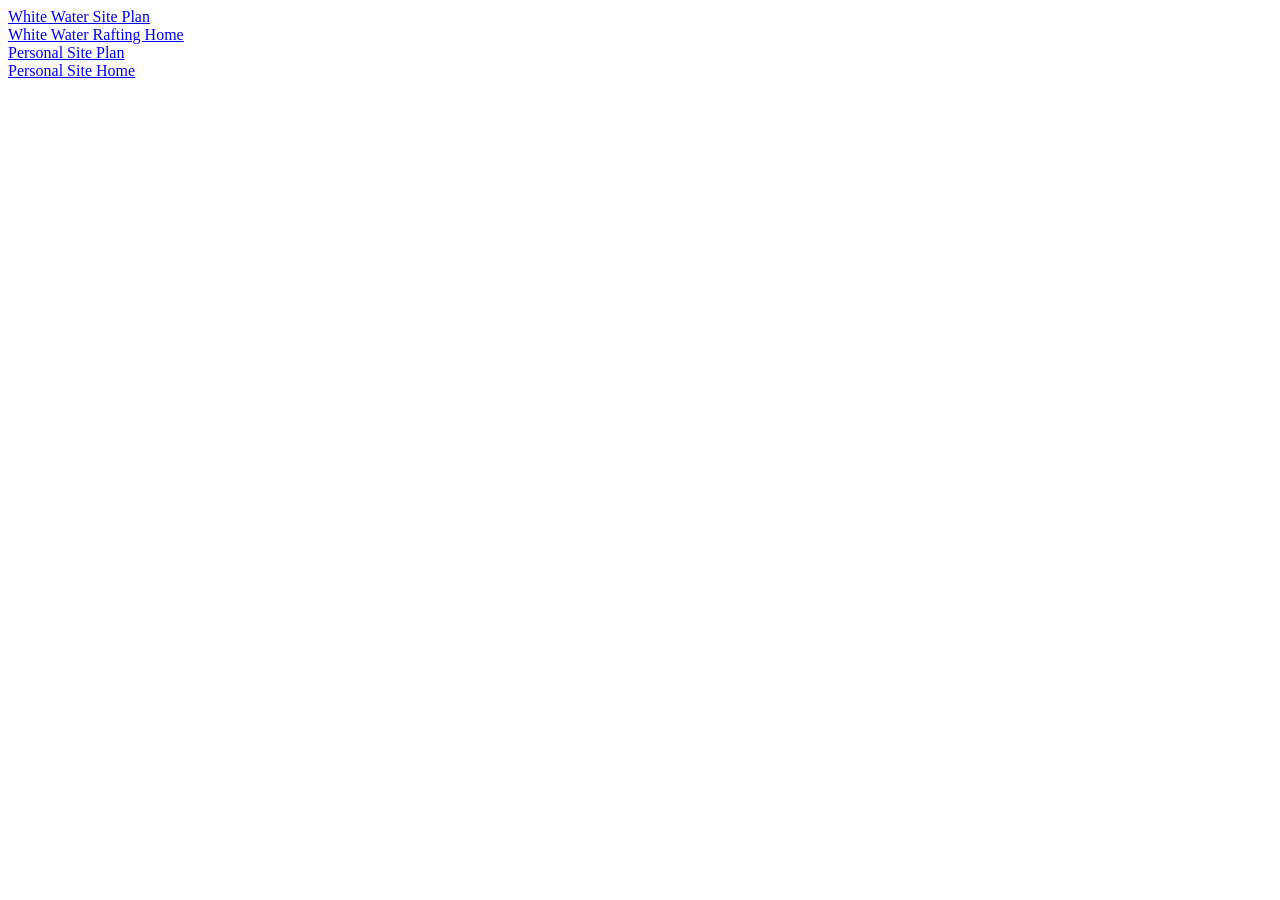
<file: index.html>
<!DOCTYPE html>
<html lang="en">
<head>
    <meta charset="UTF-8">
    <meta http-equiv="X-UA-Compatible" content="IE=edge">
    <meta name="viewport" content="width=device-width, initial-scale=1.0">
    <title>WDD130</title>
    <link type="text/css" rel="stylesheet" href="./style.css" />
</head>
<body>
    <a href="./WWR/site-plan-rafting.html">White Water Site Plan</a>
    <a href="./WWR/index.html">White Water Rafting Home</a>
    <a href="./tomahawk-grill/site_plan.html">Personal Site Plan</a>
    <a href="./tomahawk-grill/index.html">Personal Site Home</a>
</body>
</html>
</file>
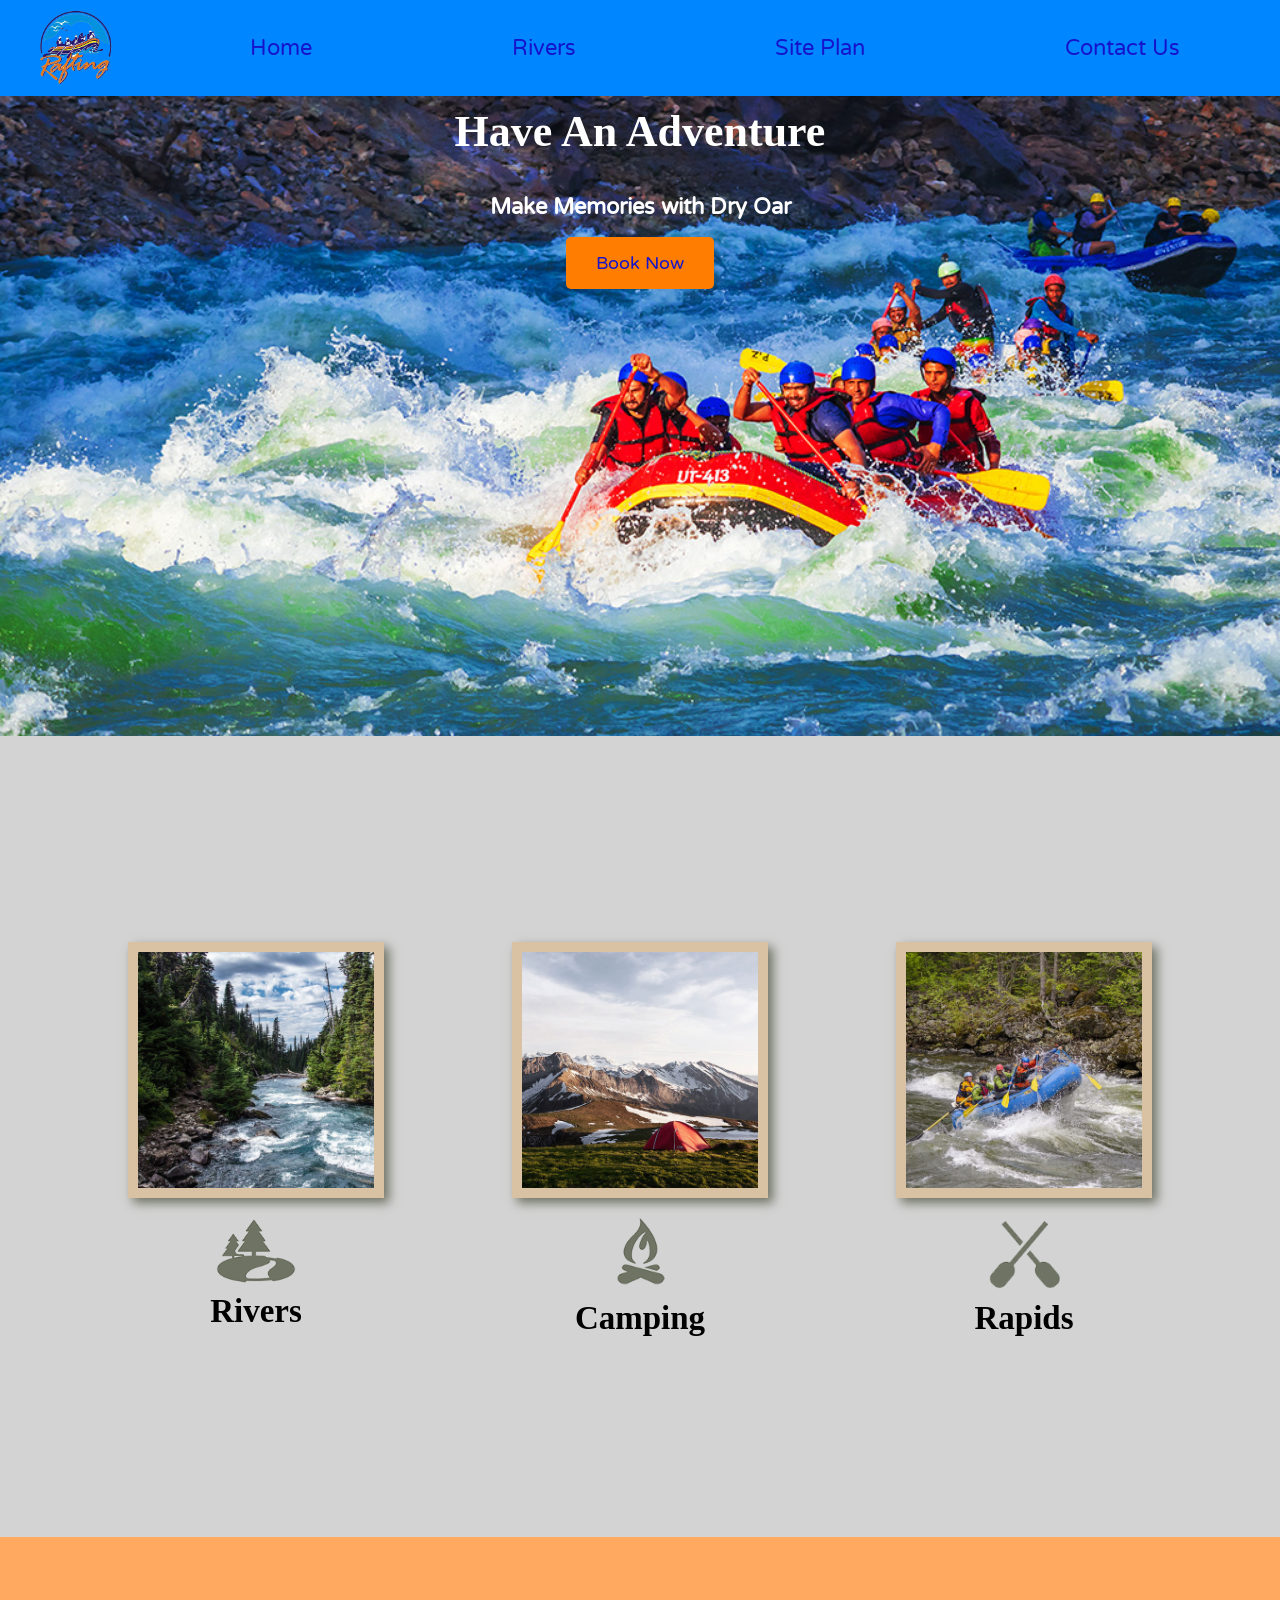
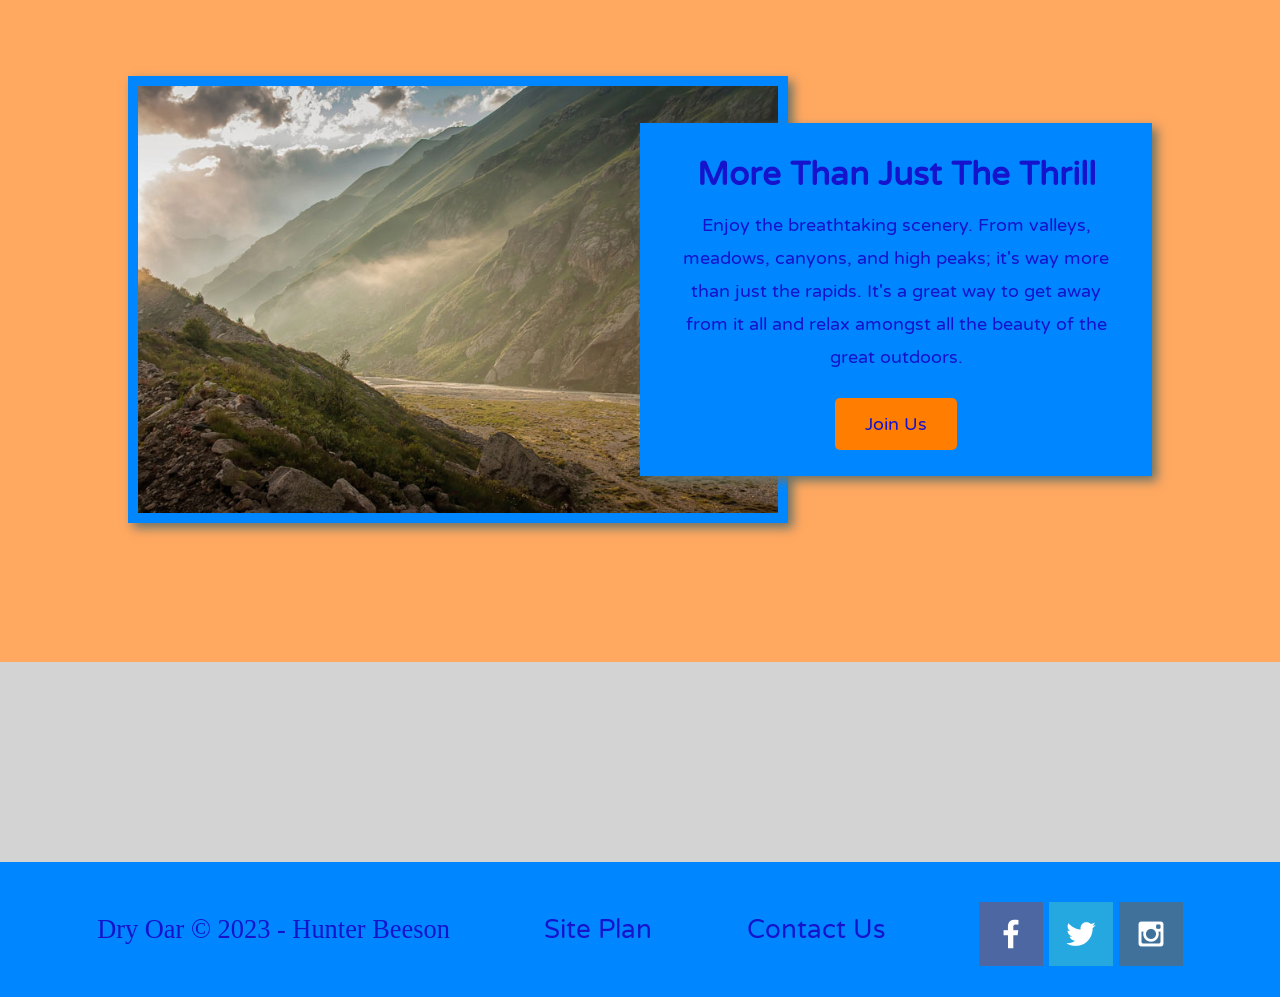
<file: casing_is_dumb/index.html>
<!DOCTYPE html>
<html lang="en">
<head>
    <meta charset="UTF-8">
    <meta http-equiv="X-UA-Compatible" content="IE=edge">
    <meta name="viewport" content="width=device-width, initial-scale=1.0">
    <title>Whitewater Rafting | Dry Oar Boating | Home</title>
    <link rel="stylesheet" href="./Styles/style.css">
</head>
<body>
    <div id="content">
        <header>
            <a id="logo_link" href="index.html">
                <img class ="logo" src="./Images/rafinglogo.png" alt="Dry Oar Logo">
            </a>
            <nav>
                <a href="index.html">Home</a>
                <a href="#">Rivers</a>
                <a href="site-plan-rafting.html">Site Plan</a>
                <a href="contactus.html">Contact Us</a>
            </nav>
        </header>

        <div id="hero">
            <div id="hero-box">
                <img id="hero-img" src="./Images/hero.jpeg" alt="People rafting">
            </div>
            <section id="hero-msg">
                <h1 class="home-title">Have An Adventure</h1>
                <h4>Make Memories with Dry Oar</h4>
                <div class="button-box">
                    <a class="book" href="contactus.html">Book Now</a>
                </div>
            </section>
        </div>

        <main class="home-grid">
            <section class="rivers-card">
                <img class="card-img" src="./Images/rivers.jpg" alt="river in forest">
                <img class="icon" src="./Images/river_icon.png" alt="river icon">
                <h2>Rivers</h2>
            </section>
            <section class="camping-card">
                <img class="card-img" src="./Images/camping.jpg" alt="tent in mountains">
                <img class="icon" src="./Images/fire_icon.png" alt="fire icon">
                <h2>Camping</h2>
            </section>
            <section class="rapids-card">
                <img class="card-img" src="./Images/rapids.jpg" alt="rafting boat">
                <img class="icon" src="./Images/oars_icon.png" alt="oars icon">
                <h2>Rapids</h2>
            </section>
            <div id="background"></div>
            <img class="mountains" src="./Images/mountains.jpg" alt="Misty mountains">
            <section class="msg">
                <h2>More Than Just The Thrill</h2>
                <p>Enjoy the breathtaking scenery. From valleys, meadows, canyons, and high peaks; it's  way more than just the rapids. It's a great way to get away from it all and relax amongst all the beauty of the great outdoors.</p>
                <a class='join' href="rivers.html">Join Us</a>
            </section>
        </main>

        <footer>
            <p>Dry Oar &copy; 2023 - Hunter Beeson</p>
            <p><a href="site-plan-rafting.html">Site Plan</a></p>
            <p><a href="contactus.html">Contact Us</a></p>
            <div class="social">
                <a href="https://facebook.com" target="_blank">
                    <img src="./Images/facebook.png" alt="fb icon">
                </a>
                <a href="https://twitter.com" target="_blank">
                    <img src="./Images/twitter.png" alt="twitter icon">
                </a>
                <a href="https://instagram.com" target="_blank">
                    <img src="./Images/instagram.png" alt="instagram icon">
                </a>
            </div>
        </footer>
    </div>
</body>
</html>
</file>
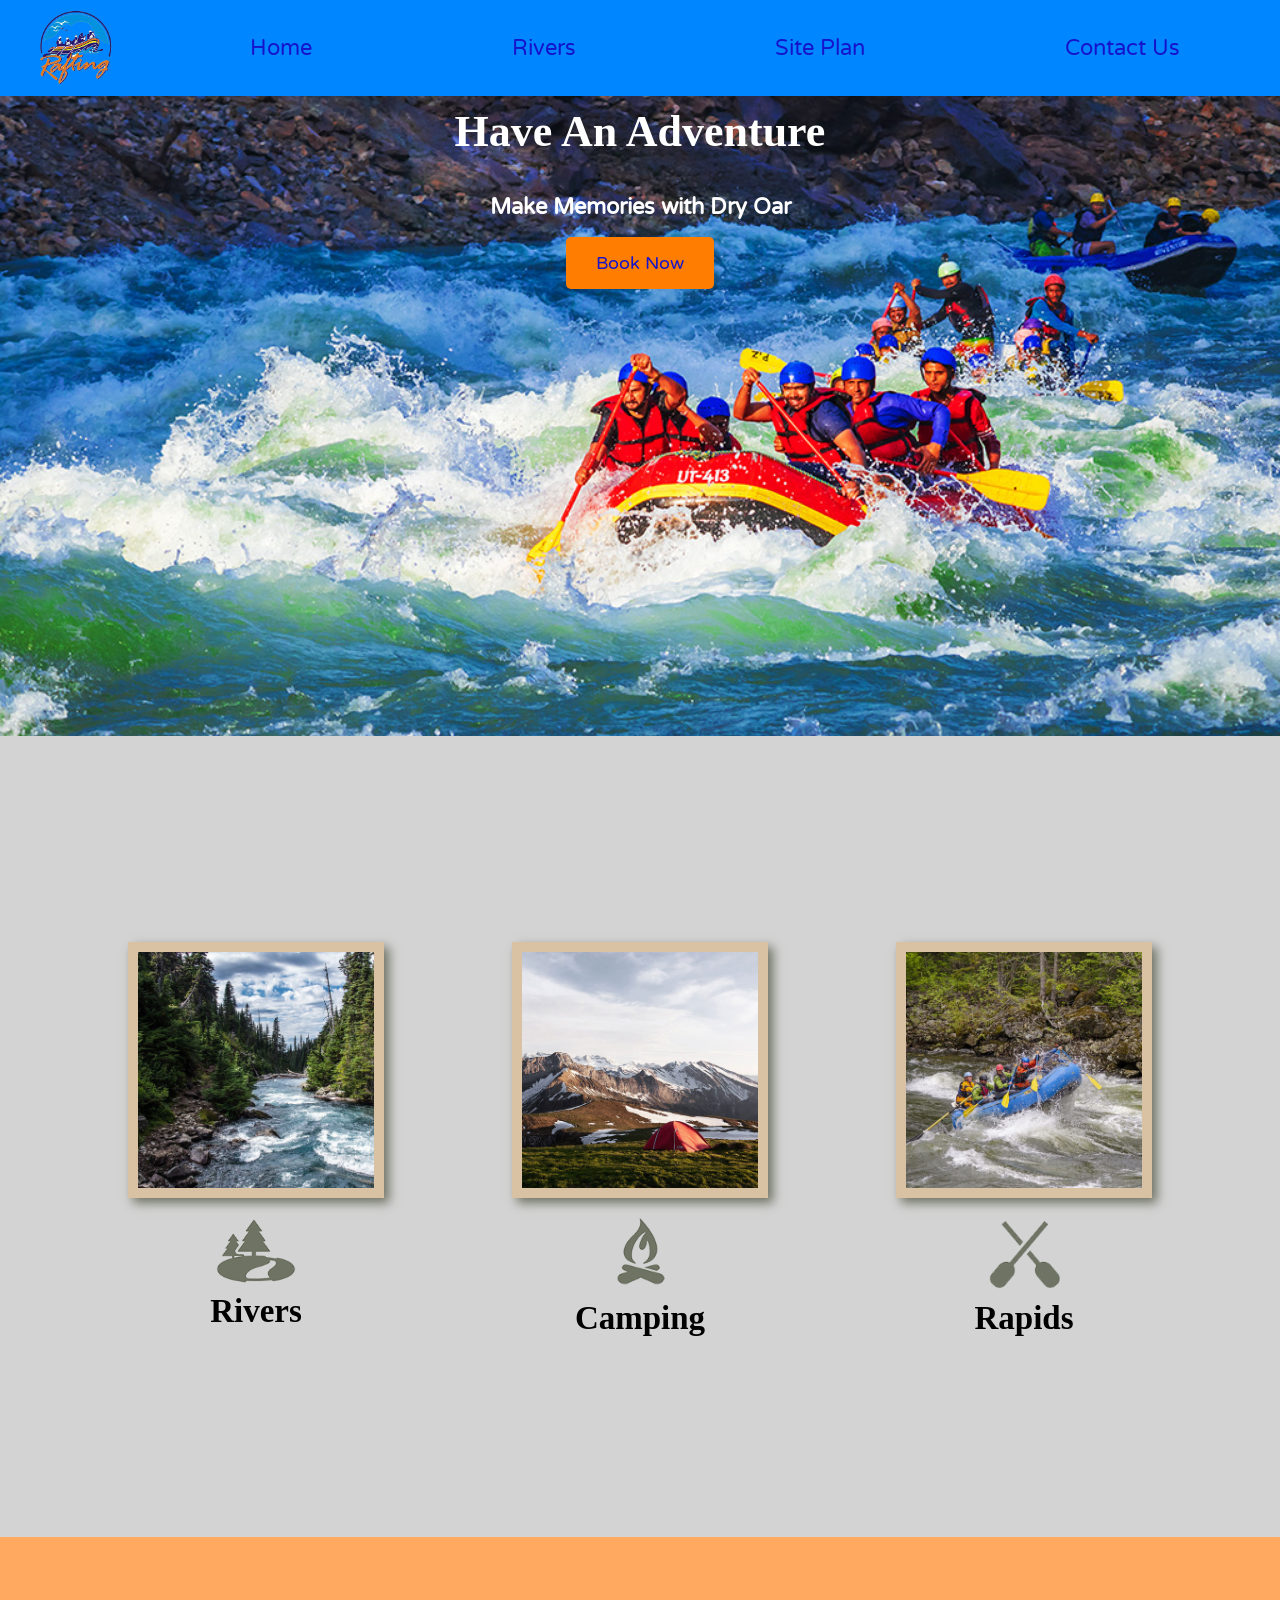
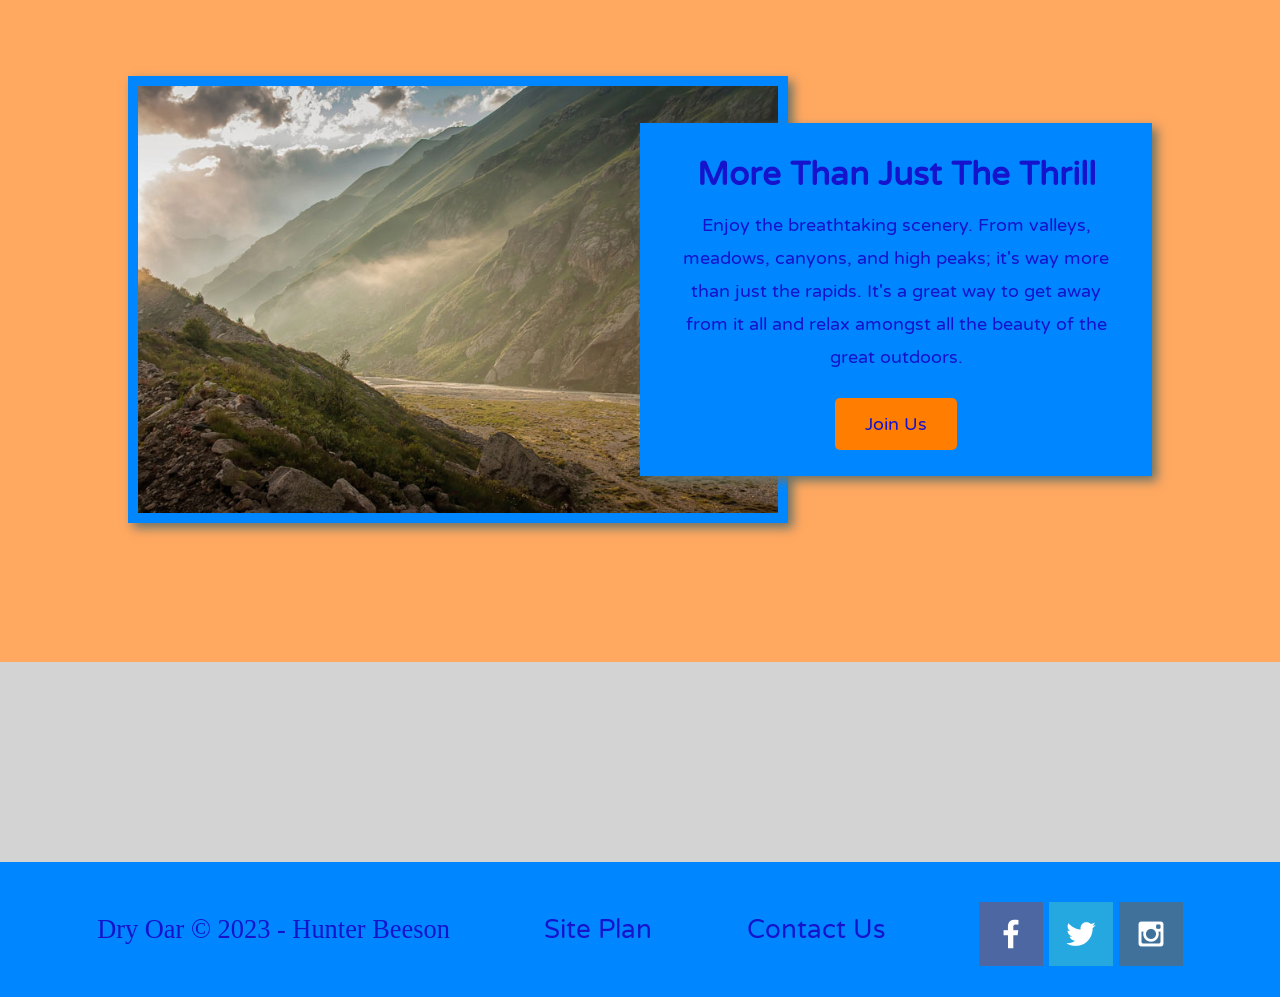
<file: WWR/index.html>
<!DOCTYPE html>
<html lang="en">
<head>
    <meta charset="UTF-8">
    <meta http-equiv="X-UA-Compatible" content="IE=edge">
    <meta name="viewport" content="width=device-width, initial-scale=1.0">
    <title>Whitewater Rafting | Dry Oar Boating | Home</title>
    <link rel="stylesheet" href="./Styles/style.css">
</head>
<body>
    <div id="content">
        <header>
            <a id="logo_link" href="index.html">
                <img class ="logo" src="./Images/rafinglogo.png" alt="Dry Oar Logo">
            </a>
            <nav>
                <a href="index.html">Home</a>
                <a href="rivers_subpage.html">Rivers</a>
                <a href="site-plan-rafting.html">Site Plan</a>
                <a href="contactus.html">Contact Us</a>
            </nav>
        </header>

        <div id="hero">
            <div id="hero-box">
                <img id="hero-img" src="./Images/hero.jpeg" alt="People rafting">
            </div>
            <section id="hero-msg">
                <h1 class="home-title">Have An Adventure</h1>
                <h4>Make Memories with Dry Oar</h4>
                <div class="button-box">
                    <a class="book" href="contactus.html">Book Now</a>
                </div>
            </section>
        </div>

        <main class="home-grid">
            <section class="rivers-card">
                <img class="card-img" src="./Images/rivers.jpg" alt="river in forest">
                <img class="icon" src="./Images/river_icon.png" alt="river icon">
                <h2>Rivers</h2>
            </section>
            <section class="camping-card">
                <img class="card-img" src="./Images/camping.jpg" alt="tent in mountains">
                <img class="icon" src="./Images/fire_icon.png" alt="fire icon">
                <h2>Camping</h2>
            </section>
            <section class="rapids-card">
                <img class="card-img" src="./Images/rapids.jpg" alt="rafting boat">
                <img class="icon" src="./Images/oars_icon.png" alt="oars icon">
                <h2>Rapids</h2>
            </section>
            <div id="background"></div>
            <img class="mountains" src="./Images/mountains.jpg" alt="Misty mountains">
            <section class="msg">
                <h2>More Than Just The Thrill</h2>
                <p>Enjoy the breathtaking scenery. From valleys, meadows, canyons, and high peaks; it's  way more than just the rapids. It's a great way to get away from it all and relax amongst all the beauty of the great outdoors.</p>
                <a class='join' href="rivers.html">Join Us</a>
            </section>
        </main>

        <footer>
            <p>Dry Oar &copy; 2023 - Hunter Beeson</p>
            <p><a href="site-plan-rafting.html">Site Plan</a></p>
            <p><a href="contactus.html">Contact Us</a></p>
            <div class="social">
                <a href="https://facebook.com" target="_blank">
                    <img src="./Images/facebook.png" alt="fb icon">
                </a>
                <a href="https://twitter.com" target="_blank">
                    <img src="./Images/twitter.png" alt="twitter icon">
                </a>
                <a href="https://instagram.com" target="_blank">
                    <img src="./Images/instagram.png" alt="instagram icon">
                </a>
            </div>
        </footer>
    </div>
</body>
</html>
</file>
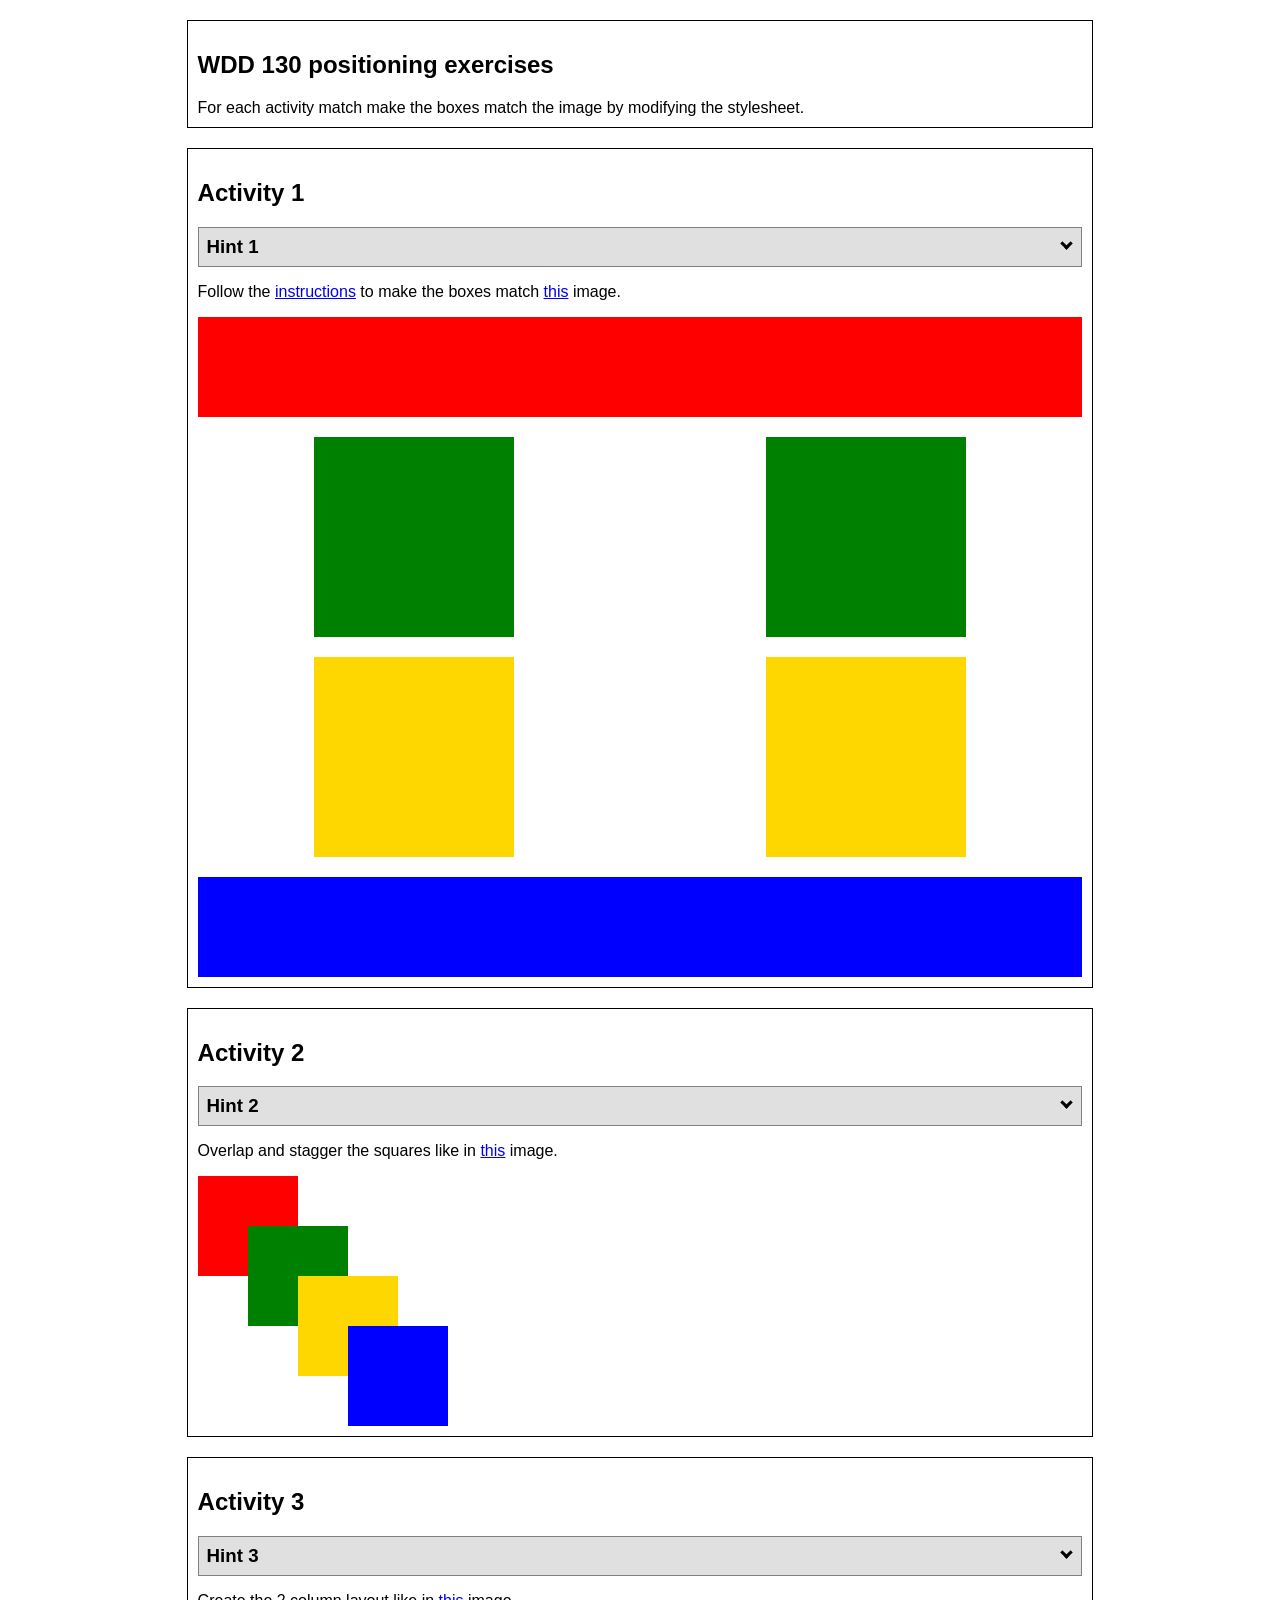
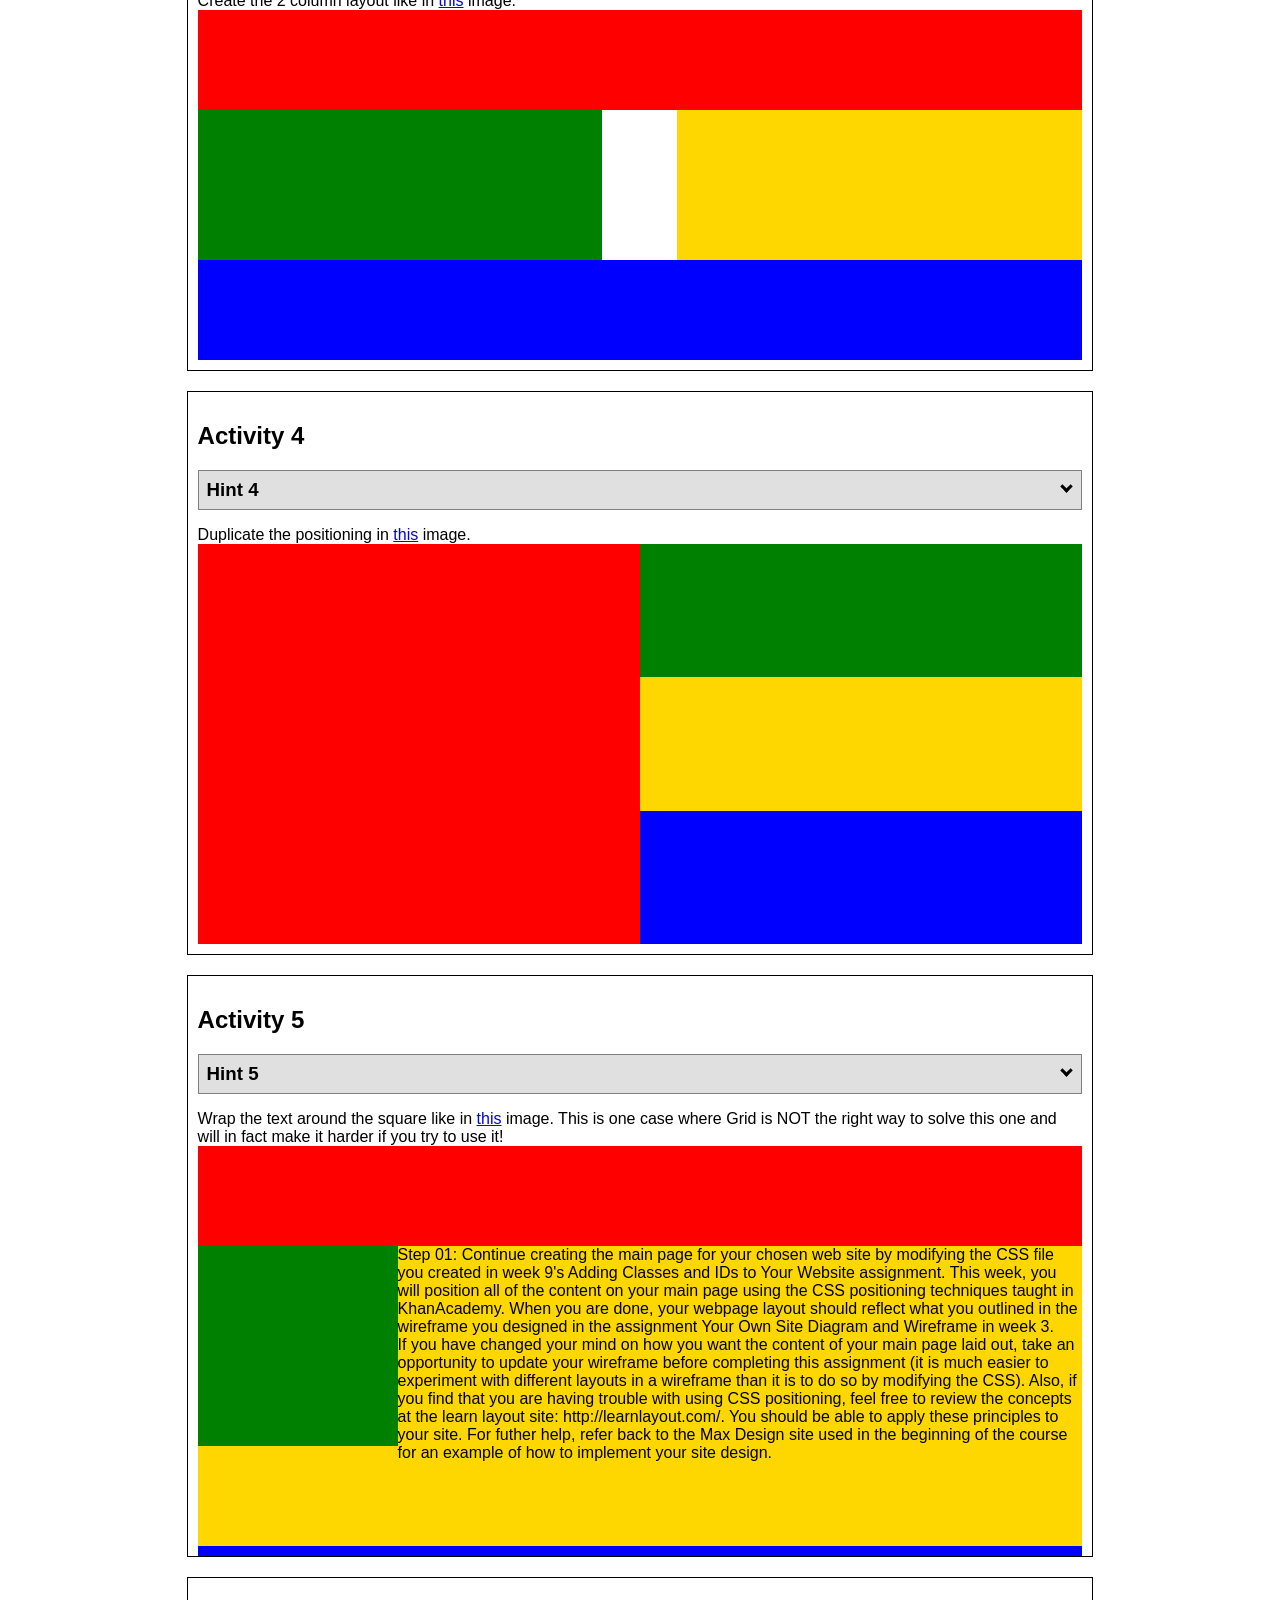
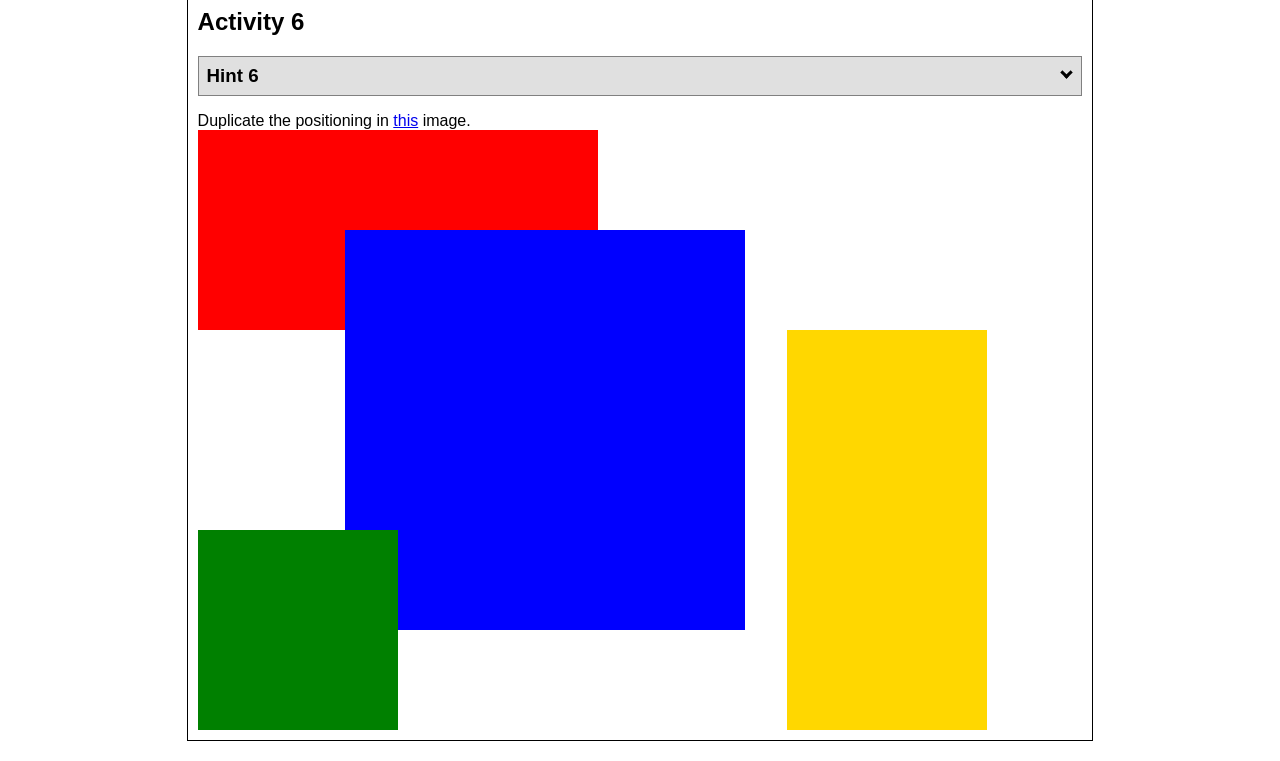
<file: positioning.html>
<!DOCTYPE html>
<html lang="en">
  <head>
    <!-- HTML - Name: positioning.html -->
    <title>Positioning Activity</title>
    <link rel="stylesheet" type="text/css" href="positionstyles.css" />
  </head>
  <body>
    <div class="activity">
      <h2>WDD 130 positioning exercises</h2>
      For each activity match make the boxes match the image by modifying the stylesheet.</div>
    <div class="activity">
      <h2>Activity 1</h2>
      <section class="hint"><input type="checkbox" ><i></i> <h3>Hint 1</h3><div><p>Check out the <a href="https://byui-wdd.github.io/wdd130/activities/w06-css-positioning.html" target="_blank">activity instructions</a> in Ilearn!</p></div></section>
      <p>Follow the <a href="https://byui-wdd.github.io/wdd130/activities/w06-css-positioning.html" target="_blank">instructions</a> to make the boxes match  <a href="https://byui-wdd.github.io/wdd130/images/example1.png" target="_blank">this</a> image.</p>
      <div class="content1" >
        <div class="red1" ></div>
        <div class="green1" ></div>
        <div class="green1" ></div>
        <div class="yellow1"></div>
        <div class="yellow1"></div>
        <div class="blue1"></div>
      </div>
    </div>
    <div class="activity">
      <h2>Activity 2</h2>
      <section class="hint"><input type="checkbox" > <h3>Hint 2</h3><i></i><div>
      <ul>
      <li>grid-template-columns: 50px 50px 50px 50px 50px </li></ul></div></section>
      <p>Overlap and stagger the squares like in <a href="https://byui-wdd.github.io/wdd130/images/example2.png" target="_blank">this</a> image.</p>
      <div class="content2" >
        <div class="red2" ></div>
        <div class="green2" ></div>
        <div class="yellow2"></div>
        <div class="blue2"></div>
      </div>
    </div>
    <div class="activity">
      <h2>Activity 3</h2>
      <section class="hint"><input type="checkbox" > <h3>Hint 3</h3><i></i><div><p>This one is going to be best solved with CSS Grid. Remember to make the boxes the right width first...then start moving them around. </p><h4>Properties used:</h4><ul><li>display:grid;</li><li>grid-template-columns:</li><li>grid-column-gap:</li>
        <li>grid-column:</li>  </ul></div></section>
      Create the 2 column layout like in <a href="https://byui-wdd.github.io/wdd130/images/example3.png" target="_blank">this</a>  image.
      <div class="content3" >
        <div class="red3" ></div>
        <div class="green3" ></div>
        <div class="yellow3"></div>
        <div class="blue3"></div>
      </div>
    </div>
    <div class="activity">
      <h2>Activity 4</h2>
      <section class="hint"><input type="checkbox" > <h3>Hint 4</h3><i></i><div><p>For the others we have been primarily concerned with width. For this one you will need to adjust height as well. </p><h4>Properties used:</h4><ul><li>display:grid;</li><li>grid-template-columns:</li><li>grid-row:</li></ul></div></section>
      Duplicate the positioning in <a href="https://byui-wdd.github.io/wdd130/images/example4.png" target="_blank">this</a> image. 
      <div class="content4" >
        <div class="red4" ></div>
        <div class="green4" ></div>
        <div class="yellow4"></div>
        <div class="blue4"></div>
      </div>
    </div>

    <div class="activity">
      <h2>Activity 5</h2>
      <section class="hint"><input type="checkbox" > <h3>Hint 5</h3><i></i><div><p>Grid is <strong>not</strong> the right way to do this.  In fact there is only one way to really do that...and that is with float. Remember that we float the thing we want the text to wrap around.  Also remember to start by making all the shapes the right size and shape.</p><h4>Properties used:</h4><ul><li>float: left;</li></ul></div></section>
      Wrap the text around the square like in <a href="https://byui-wdd.github.io/wdd130/images/example5.png" target="_blank">this</a> image. This is one case where Grid is NOT the right way to solve this one and will in fact make it harder if you try to use it!
      <div class="content5" >
        <div class="red5" ></div>
        <div class="green5" ></div>
        <div class="yellow5">Step 01: Continue creating the main page for your chosen web site by modifying the CSS file you created in week 9's Adding Classes and IDs to Your Website assignment. This week, you will position all of the content on your main page using the CSS positioning techniques taught in KhanAcademy. When you are done, your webpage layout should reflect what you outlined in the wireframe you designed in the assignment Your Own Site Diagram and Wireframe in week 3. <br />
          If you have changed your mind on how you want the content of your main page laid out, take an opportunity to update your wireframe before completing this assignment (it is much easier to experiment with different layouts in a wireframe than it is to do so by modifying the CSS). Also, if you find that you are having trouble with using CSS positioning, feel free to review the concepts at the learn layout site: http://learnlayout.com/. You should be able to apply these principles to your site. For futher help, refer back to the Max Design site used in the beginning of the course for an example of how to implement your site design.</div>
        <div class="blue5"></div>
      </div>
    </div>
    <div class="activity">
      <h2>Activity 6</h2>
      <section class="hint"><input type="checkbox" > <h3>Hint 6</h3><i></i><div><p>This one is all about visualizing the grid behind the layout. If you are having a hard time doing that first: all the sizes are even multiples of 100, and second here is another example with the lines drawn: <a href="https://byui-wdd.github.io/wdd130/images/example6-hint.png" target="_blank">example 6 with lines</a>. For this one you will find it easiest if you use px for the column width. You can also use <kbd>z-index</kbd> to control the element layering.    </p><h4>Properties used:</h4><ul><li>display:grid;</li><li>grid-template-columns:</li><li>grid-column:</li><li>grid-row:</li><li><a href="https://www.w3schools.com/cssref/pr_pos_z-index.asp" target="_blank">z-index:</a></li></ul></div></section>
      Duplicate the positioning in <a href="https://byui-wdd.github.io/wdd130/images/example6.png" target="_blank">this</a> image.
      <div class="content6" >
        <div class="red6" ></div>
        <div class="green6" ></div>
        <div class="yellow6"></div>
        <div class="blue6"></div>
      </div>
    </div>
  </body>
</html>
</file>
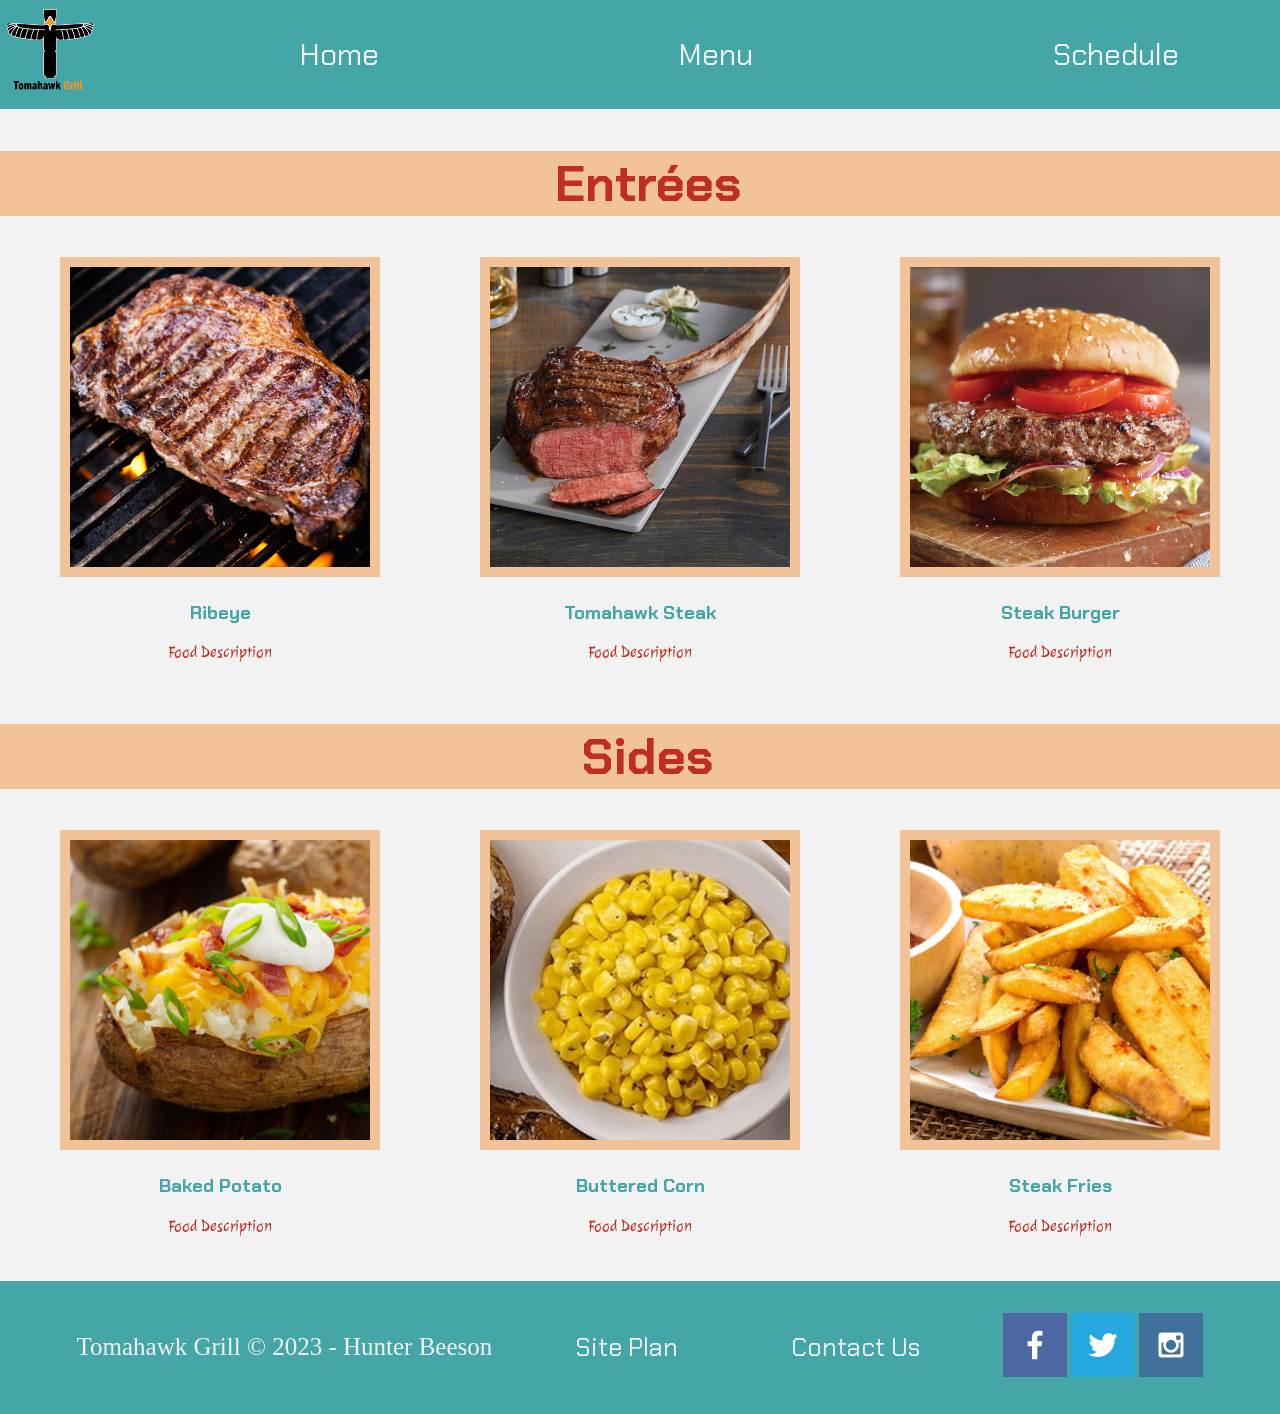
<file: tomahawk-grill/menu.html>
<!DOCTYPE html>
<html lang="en">
    <head>
        <meta charset="UTF-8">
        <meta http-equiv="X-UA-Compatible" content="IE=edge">
        <meta name="viewport" content="width=device-width, initial-scale=1.0">
        <title>Tomahawk Grill | Menu</title>
        <link rel="stylesheet" href="./styles/style.css">
    </head>
<body>
    <div id="content">
        <header>
            <nav>
                <a id="logo_link" href="index.html">
                    <img class ="logo" src="./images/Logo01.png" alt="Tomahawk Grill Logo">
                </a>
                <a class="header-text" href="index.html">Home</a>
                <a class="header-text" href="menu.html">Menu</a>
                <a class="header-text" href="schedule.html">Schedule</a>
            </nav>
        </header>

        <main class="menu_main">
            <h2 class="heading">Entrées</h2>
            <section class="entrees">
                <section>
                    <img class="food-img" src="./images/ribeye_steak.jpg" alt="Ribeye Steak">
                    <div class="info">
                        <h3 class="food-name">Ribeye</h3>
                        <p class="food-description">Food Description</p>
                    </div>
                </section>
                <section>
                    <img class="food-img" src="./images/tomahawk_steak.jpg" alt="Tomahawk Steak">
                    <div class="info">
                        <h3 class="food-name">Tomahawk Steak</h3>
                        <p class="food-description">Food Description</p>
                     </div>
                </section>
                <section>
                    <img class="food-img" src="./images/burger.jpg" alt="Steak Burger">
                    <div class="info">
                        <h3 class="food-name">Steak Burger</h3>
                        <p class="food-description">Food Description</p>
                    </div>
                </section>
            </section>
            <h2 class="heading">Sides</h2>
            <section class="sides">
                <section>
                    <img class="food-img" src="./images/baked_potato.jpg" alt="Baked Potato">
                    <div class="info">
                        <h3 class="food-name">Baked Potato</h3>
                        <p class="food-description">Food Description</p>
                    </div>
                </section>
                <section>
                    <img class="food-img" src="./images/corn.png" alt="Buttered Corn">
                    <div class="info">
                        <h3 class="food-name">Buttered Corn</h3>
                        <p class="food-description">Food Description</p>
                    </div>
                </section>
                <section>
                    <img class="food-img" src="./images/steak_fries.jpg" alt="Steak Fries">
                    <div class="info">
                        <h3 class="food-name">Steak Fries</h3>
                        <p class="food-description">Food Description</p>
                    </div>
                </section>
            </section>
        </main>

        <footer>
            <p>Tomahawk Grill &copy; 2023 - Hunter Beeson</p>
                <p><a href="site_plan.html">Site Plan</a></p>
                <p><a href="contactus.html">Contact Us</a></p>
                <div class="social">
                    <a class="social-img" href="https://facebook.com" target="_blank"><img src="./images/facebook.png" alt="fb icon"></a>
                    <a class="social-img" href="https://twitter.com" target="_blank"><img src="./images/twitter.png" alt="twitter icon"></a>
                    <a class="social-img" href="https://instagram.com" target="_blank"><img src="./images/instagram.png" alt="instagram icon"></a>
                </div>
        </footer>
    </div>
</body>
</html>
</file>
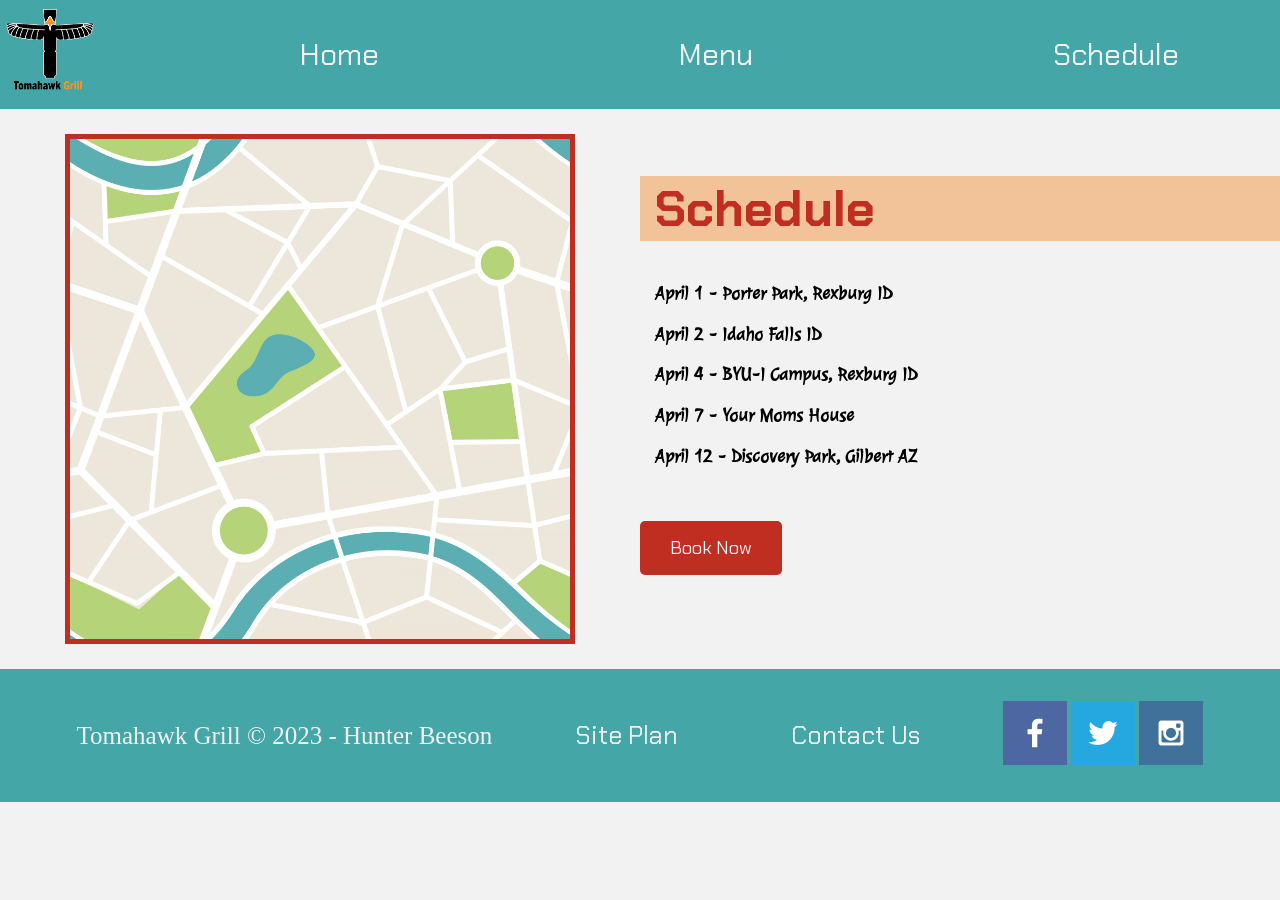
<file: tomahawk-grill/schedule.html>
<!DOCTYPE html>
<html lang="en">
    <head>
        <meta charset="UTF-8">
        <meta http-equiv="X-UA-Compatible" content="IE=edge">
        <meta name="viewport" content="width=device-width, initial-scale=1.0">
        <title>Tomahawk Grill | Schedule</title>
        <link rel="stylesheet" href="./styles/style.css">
    </head>
<body>
    <div id="content">
        <header>
            <nav>
                <a id="logo_link" href="index.html">
                    <img class ="logo" src="./images/Logo01.png" alt="Tomahawk Grill Logo">
                </a>
                <a class="header-text" href="index.html">Home</a>
                <a class="header-text" href="menu.html">Menu</a>
                <a class="header-text" href="schedule.html">Schedule</a>
            </nav>
        </header>

        <main class="schedule-main">
            <img class="map-img" src="./images/map.jpg" alt="Map Image">

            <div class="schedule-text">
                <h2 class="heading">Schedule</h2>
                <div class="schedule-list">
                    <h3>April 1 - Porter Park, Rexburg ID</h3>
                    <h3>April 2 - Idaho Falls ID</h3>
                    <h3>April 4 - BYU-I Campus, Rexburg ID</h3>
                    <h3>April 7 - Your Moms House</h3>
                    <h3>April 12 - Discovery Park, Gilbert AZ</h3>
                </div>
                <div class="button-box2">
                    <a class="book" href="contactus.html">Book Now</a>
                </div>
            </div>

        </main>

        <footer>
            <p>Tomahawk Grill &copy; 2023 - Hunter Beeson</p>
                <p><a href="site_plan.html">Site Plan</a></p>
                <p><a href="contactus.html">Contact Us</a></p>
                <div class="social">
                    <a class="social-img" href="https://facebook.com" target="_blank"><img src="./images/facebook.png" alt="fb icon"></a>
                    <a class="social-img" href="https://twitter.com" target="_blank"><img src="./images/twitter.png" alt="twitter icon"></a>
                    <a class="social-img" href="https://instagram.com" target="_blank"><img src="./images/instagram.png" alt="instagram icon"></a>
                </div>
        </footer>
    </div>
</body>
</html>
</file>
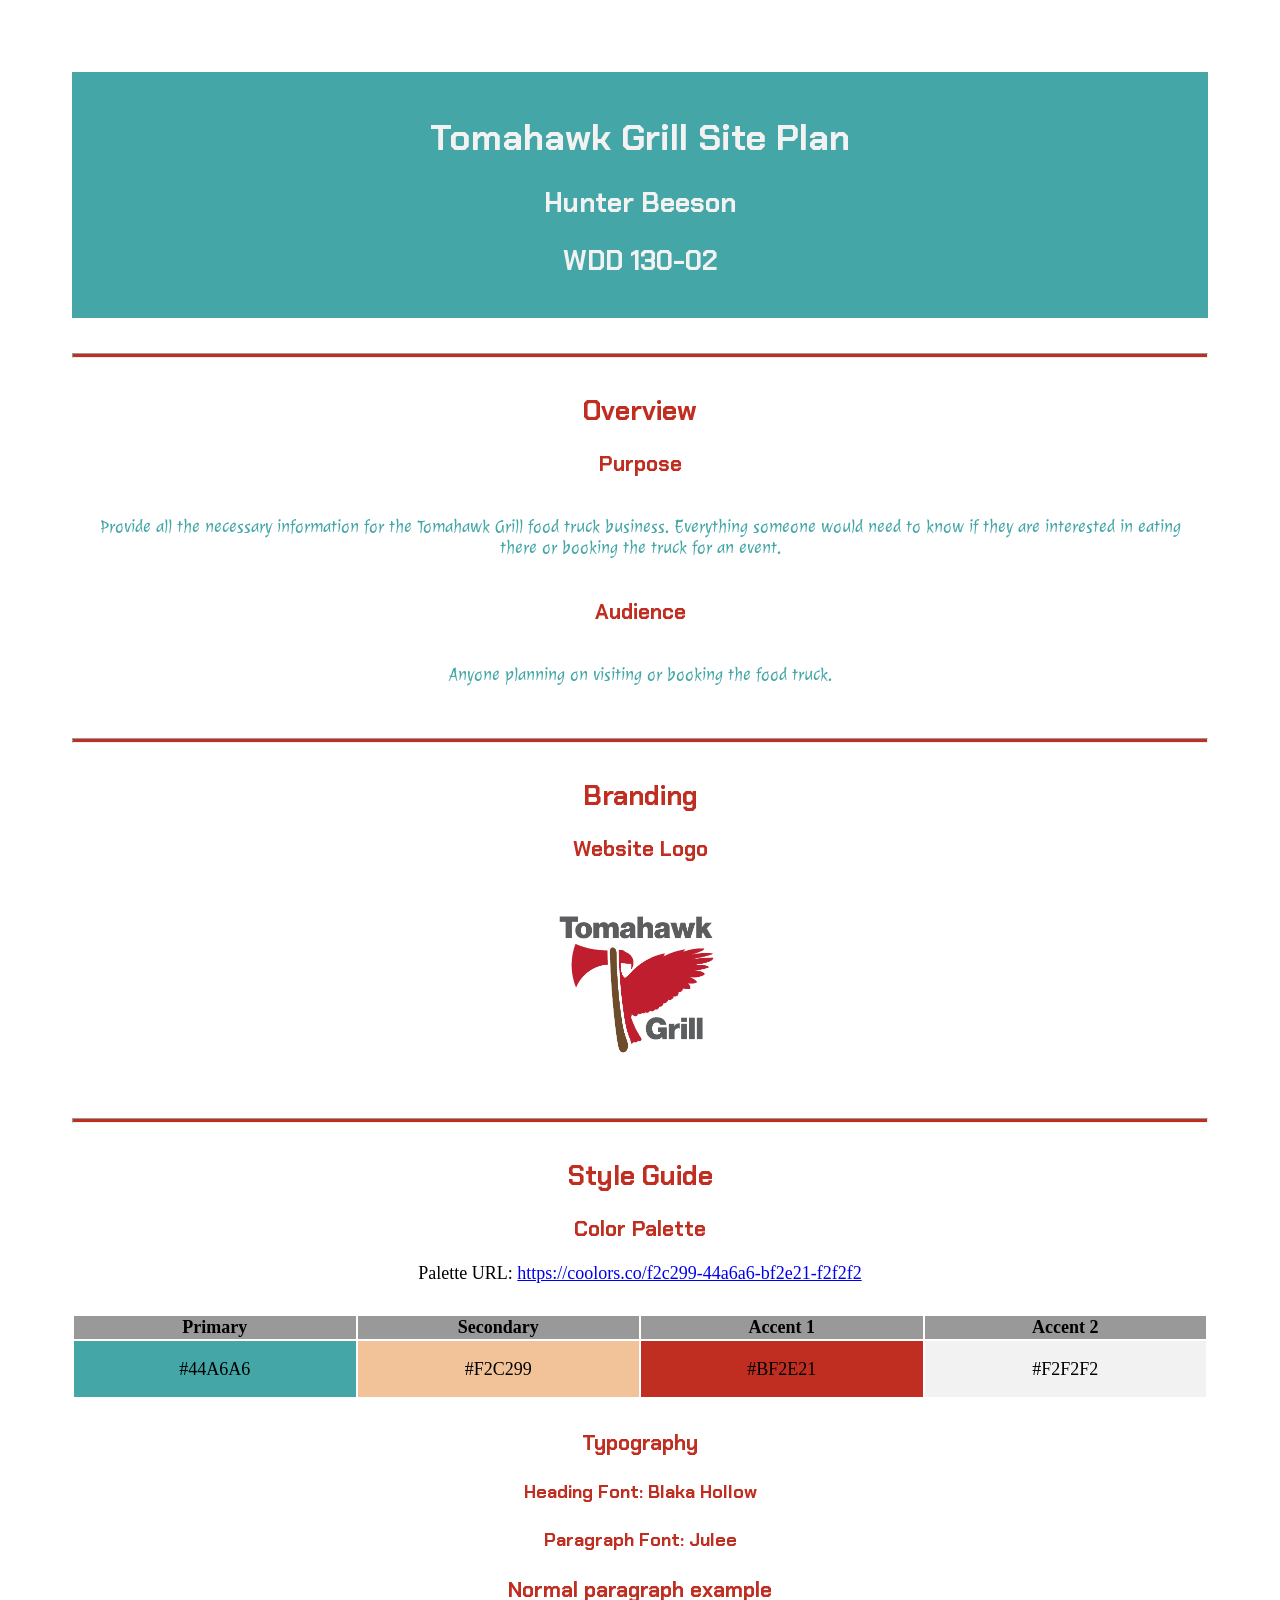
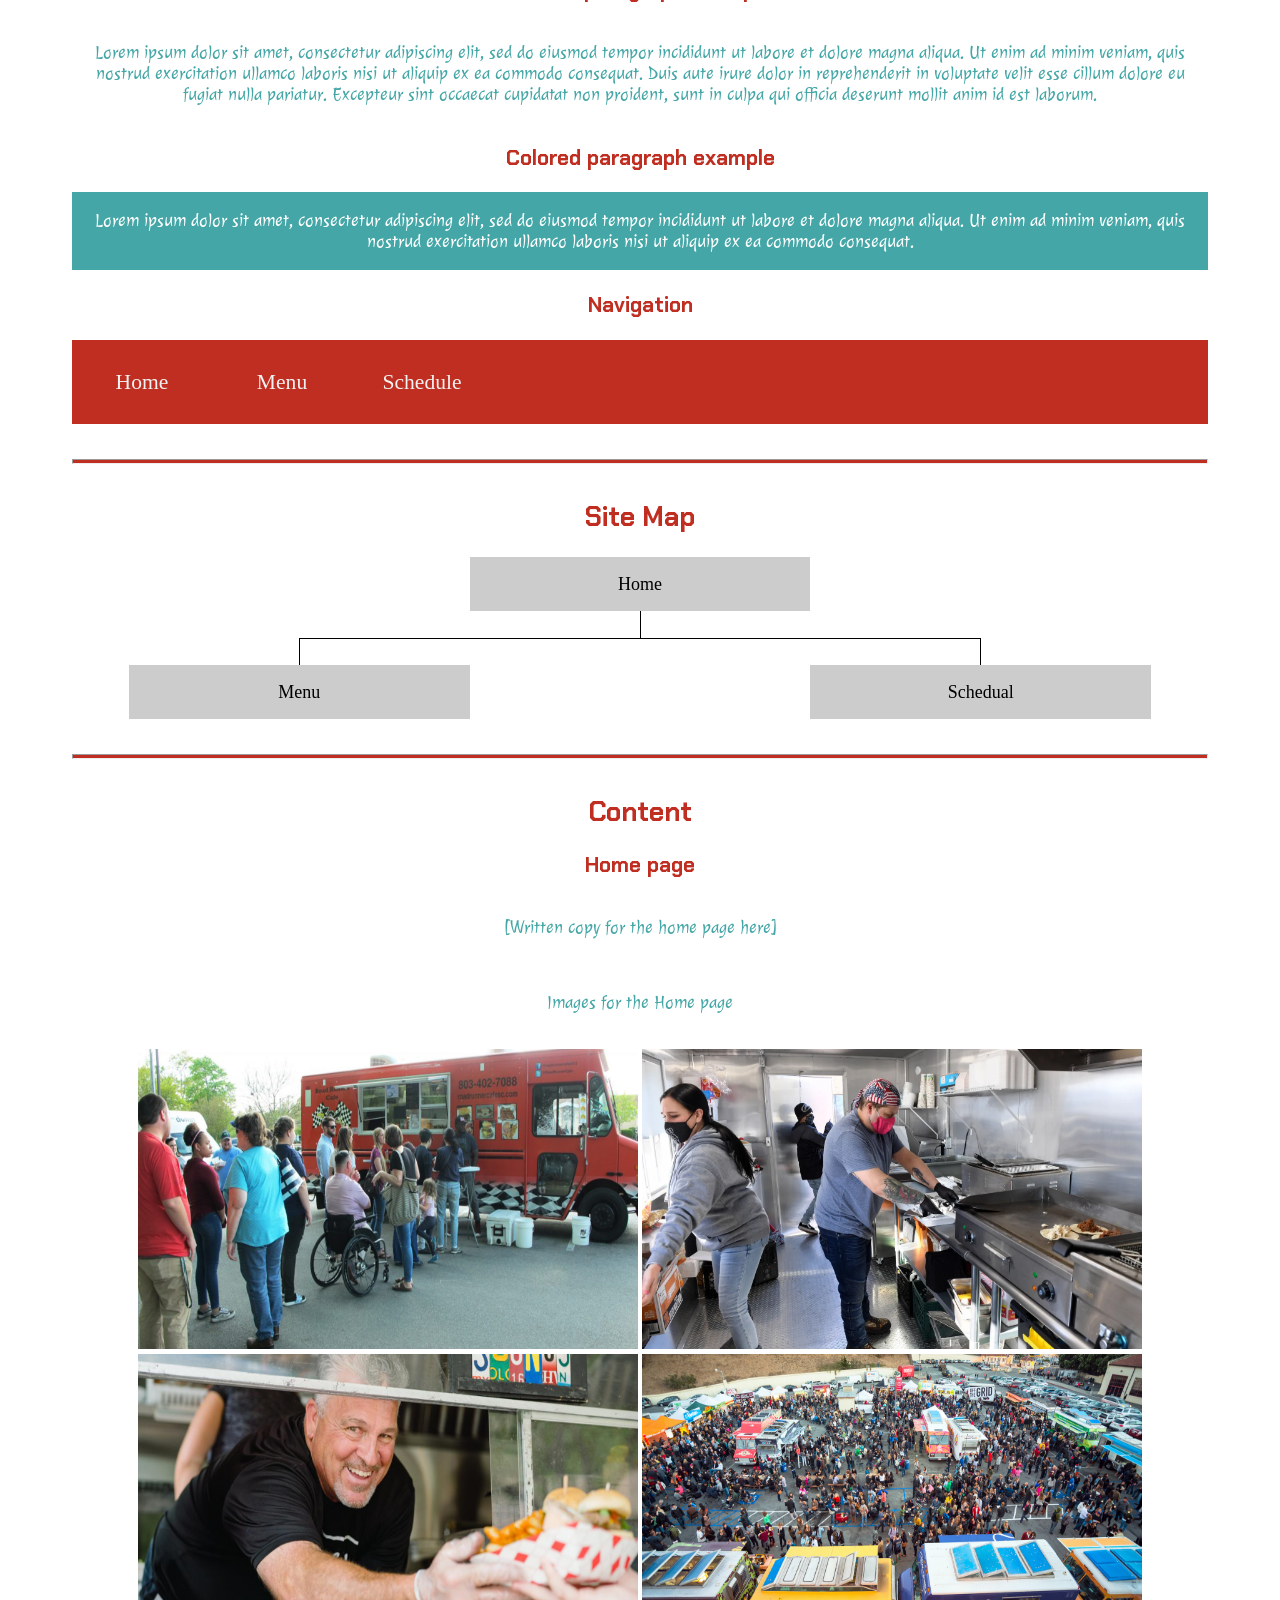
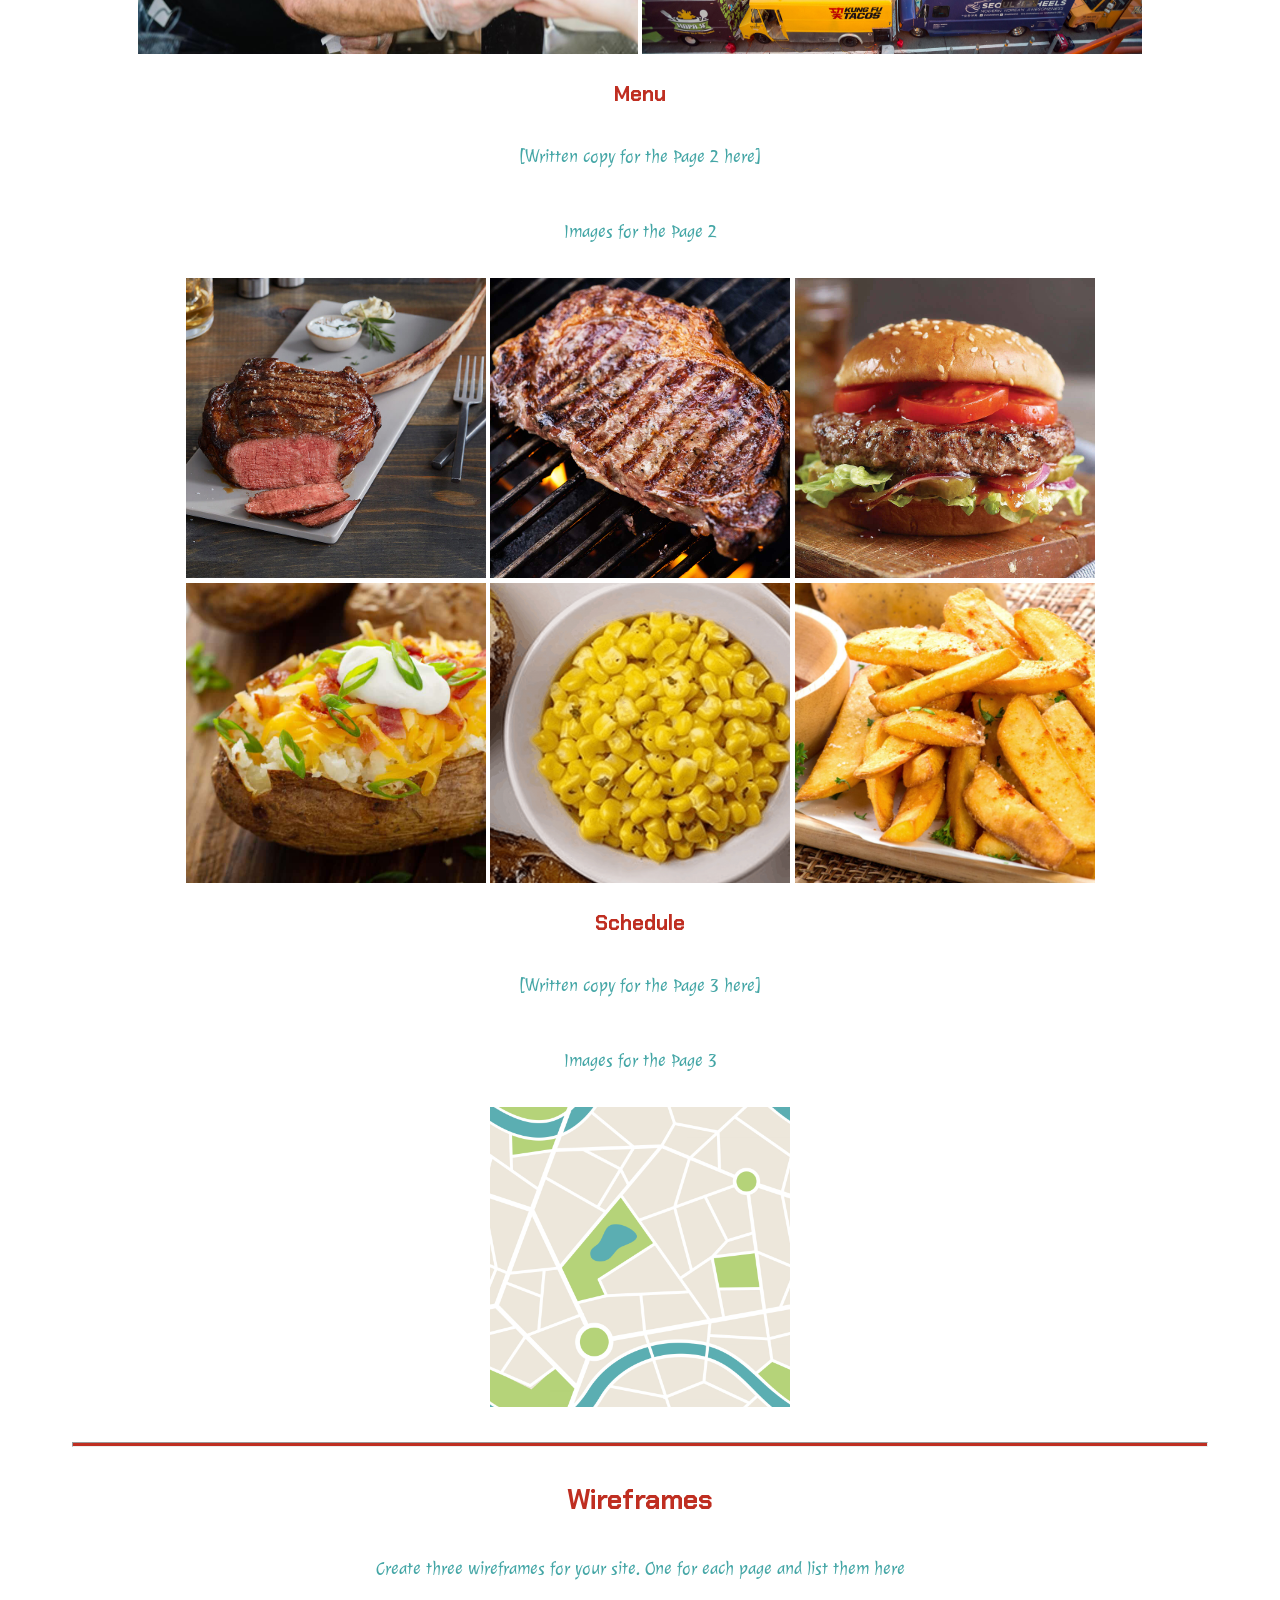
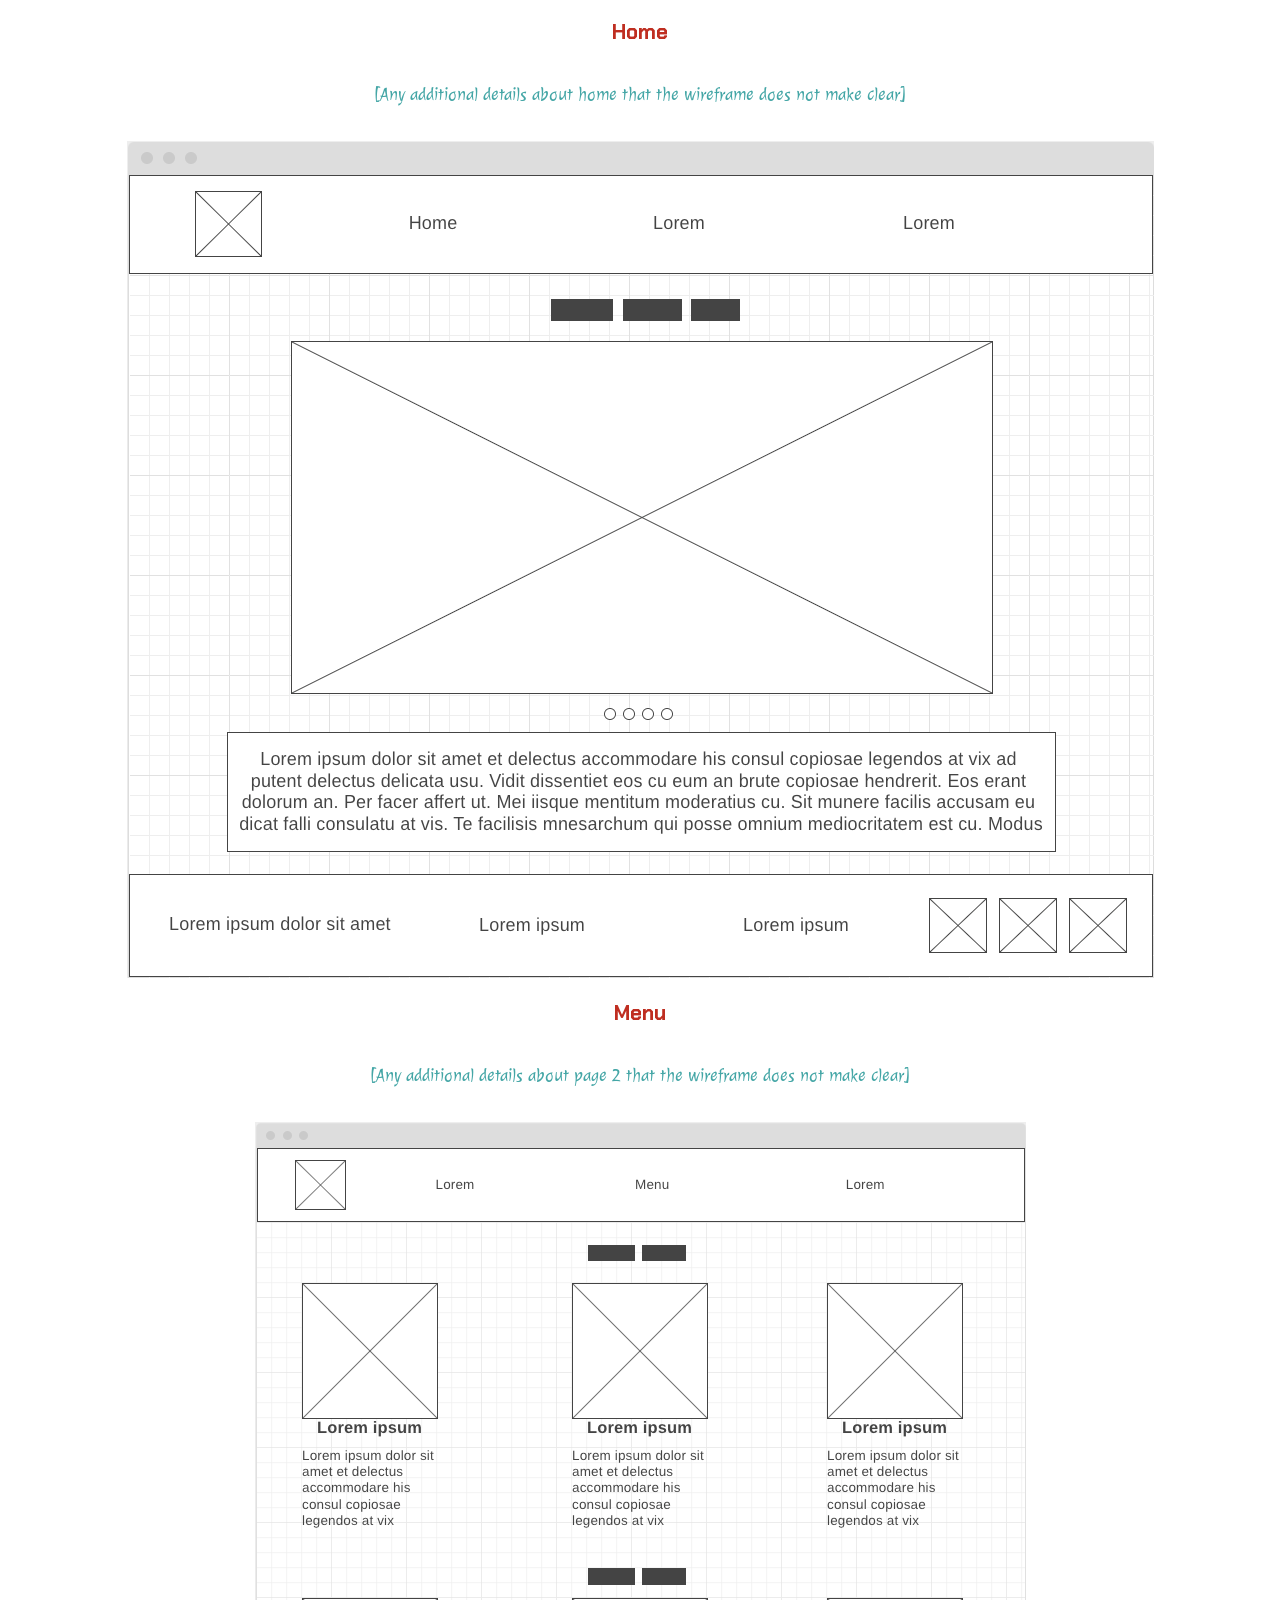
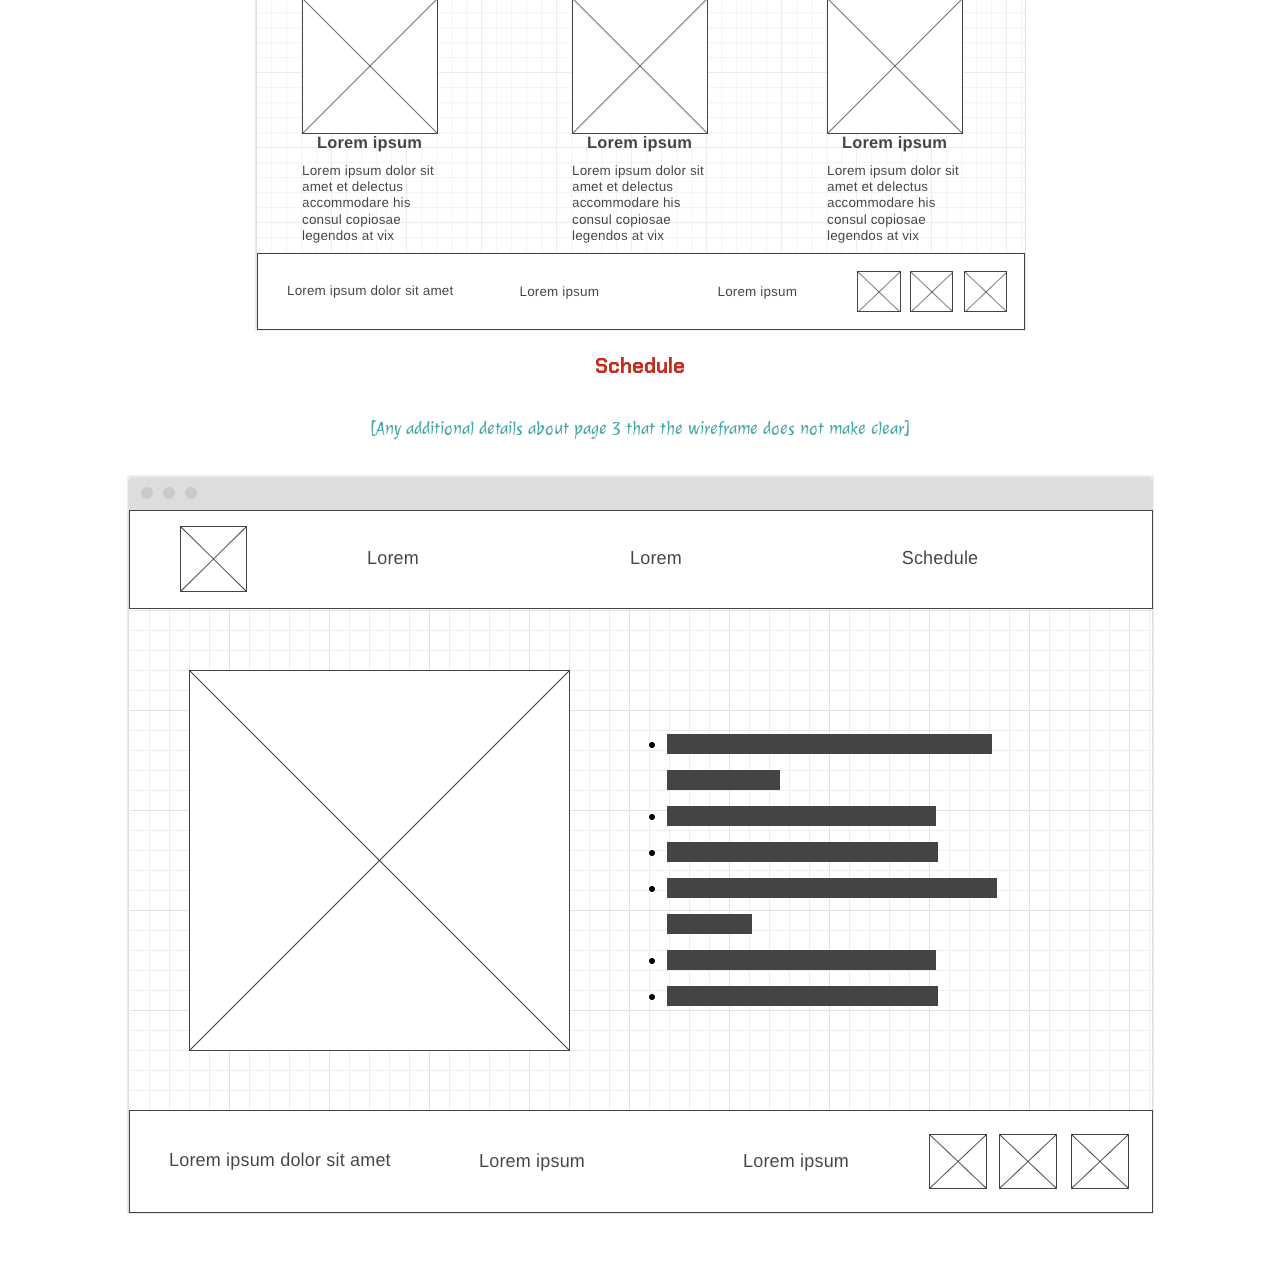
<file: tomahawk-grill/site_plan.html>
<!DOCTYPE html>
<html lang="en-us">
    
  <head>
    <meta charset="utf-8">
    <title>Site Plan</title>
    <link type="text/css" rel="stylesheet" href="styles/site_plan.css">
  </head>

  <body>
    <header>
      <h1>Tomahawk Grill Site Plan</h1>
      <h2>Hunter Beeson</h2>
      <h2>WDD 130-02</h2>
      <!-- In the header above, add the name or your site, your name and class number. For example if you are in section 3 you would put WDD 130.03 -->
    </header>
    <main>

      <!-- ------------------------Steps 2-3------------------------------ -->
      <hr>
      <h2>Overview</h2>
      <h3>Purpose</h3>
      <p>Provide all the necessary information for the 
         Tomahawk Grill food truck business.
         Everything someone would need to know if they are
         interested in eating there or booking the truck for an event.</p>


      <h3>Audience</h3>
      <p>Anyone planning on visiting or booking the food truck.</p> 

      <hr>
      <h2>Branding</h2>
      <h3>Website Logo</h3>
      <!-- Replace this with some sort of logo for your site.  A logo can be as simple as the name of your site in a nice font :) -->
      <img class="logo" src="./images/Logo02.png" alt="Tomahawk Grill">
      <hr>
      <h2>
        Style Guide
      </h2>

      <!-- ------------------------Steps 4-8------------------------------ -->

      <h3>
        Color Palette
      </h3>
      <!--  The colors you choose for a website are one of the most important decisions you will make. Follow the instructions on the activity in iLearn then return and replace the color codes below with the hex color codes (the 6 digit numbers that show at the bottom of each color) for the colors you have chosen below.  You should have at least 2 colors but do not have to fill in all 4 if you do not need them.  -->

      <!-- Copy and paste the URL to your finished palette below Make sure to paste it into both spots -->
      Palette URL: <a href="https://coolors.co/f2c299-44a6a6-bf2e21-f2f2f2" target="_blank">https://coolors.co/f2c299-44a6a6-bf2e21-f2f2f2</a>


      <table class="colors">
        <tr><th>Primary</th><th>Secondary</th><th>Accent 1</th><th>Accent 2</th></tr>
        <!-- Replace the numbers in the boxes below with your hex color codes. Then switch to the site-plan.css file and change your colors there as well. -->
        <tr><td class="primary">#44A6A6</td><td class="secondary">#F2C299</td><td class="accent1">#BF2E21</td><td class="accent2">#F2F2F2</td></tr>
      </table>

      <!-- ------------------------Step 9------------------------------ -->

      <h3>
        Typography
      </h3>
      <!-- Choose a font for your paragraphs (body copy) and headlines. What font(s) have you chosen? Why did you choose what you did?  Make sure to review the list of web safe fonts at W3Schools.org as a starting point.  Think also about which of your colors above you might use for background and font colors. -->

      <h4>
        Heading Font: Blaka Hollow  <!-- change this -->
      </h4>
      <h4>
        Paragraph Font: Julee  <!-- change this -->
      </h4>
      <h3>
        Normal paragraph example
      </h3>
      <p>
        Lorem ipsum dolor sit amet, consectetur adipiscing elit, sed do eiusmod tempor incididunt ut labore et dolore magna aliqua. Ut enim ad minim veniam, quis nostrud exercitation ullamco laboris nisi ut aliquip ex ea commodo consequat. Duis aute irure dolor in reprehenderit in voluptate velit esse cillum dolore eu fugiat nulla pariatur. Excepteur sint occaecat cupidatat non proident, sunt in culpa qui officia deserunt mollit anim id est laborum.
      </p>
      <h3>
        Colored paragraph example
      </h3>
      <p class="colored">
        Lorem ipsum dolor sit amet, consectetur adipiscing elit, sed do eiusmod tempor incididunt ut labore et dolore magna aliqua. Ut enim ad minim veniam, quis nostrud exercitation ullamco laboris nisi ut aliquip ex ea commodo consequat. 
      </p>

      <!-- ------------------------Step 10------------------------------ -->

      <h3>
        Navigation
      </h3>
      <!-- Think about how you want your navigation bar to look. In the site-plan.css file change the colors to your colors to get the look you desire. --> 
      <nav>
        <a href="./index.html">Home</a>
        <a href="./menu.html">Menu</a>
        <a href="./schedule.html">Schedule</a>
      </nav>
      <hr>
      <h2>
        Site Map
      </h2>
      <div class="sitemap">
        <div class="sm-home">
          Home
        </div>
        <div class="sm-page2">
          Menu
        </div>
        <div class="sm-page3">
          Schedual
        </div>

        <div class="top">
          &nbsp;
        </div>
        <div class="left">
          &nbsp;
        </div>
        <div class="right">
          &nbsp;
        </div>

      </div>

      <!-- --------Content Section -------------- -->
      <hr>
      <h2>
        Content
      </h2>
      <h3>Home page</h3>
      <p>
        [Written copy for the home page here]
      </p>
      <p>Images for the Home page</p>
        <img class="home_img" src="./images/home01.jpg" alt="image for homepage">
        <img class="home_img" src="./images/home02.jpg" alt="image for homepage">
        <img class="home_img" src="./images/home03.jpg" alt="image for homepage">
        <img class="home_img" src="./images/home04.jpg" alt="image for homepage">

      </ul>
      <h3>Menu</h3>
      <p>
        [Written copy for the Page 2 here]
      </p>
      <p>Images for the Page 2</p>
        <img class="menu_img" src="./images/tomahawk_steak.jpg" alt="image for page">
        <img class="menu_img" src="./images/ribeye_steak.jpg" alt="image for page">
        <img class="menu_img" src="./images/burger.jpg" alt="image for page">
        <img class="menu_img" src="./images/baked_potato.jpg" alt="image for page">
        <img class="menu_img" src="./images/corn.png" alt="image for page">
        <img class="menu_img" src="./images/steak_fries.jpg" alt="image for page">

      </ul>
      <h3>Schedule</h3>
      <p>
        [Written copy for the Page 3 here]
      </p>
      <p>Images for the Page 3</p>
        <img class="schedule_img" src="./images/map.jpg" alt="image for page3">

      </ul>
      <hr>
      <h2>
        Wireframes
      </h2>
      <p>
        Create three wireframes for your site. One for each page and list them here</p>

      <h3>Home</h3>
      <p>         
        [Any additional details about home that the wireframe does not make clear]
      </p>
      <img src="./images/home_wireframe.png" alt="home page wireframe">

      <h3>Menu</h3>
      <p>         
        [Any additional details about page 2 that the wireframe does not make clear]
      </p>
      <img src="./images/menu_wireframe.png" alt="page 2 wireframe">

      <h3>Schedule</h3>
      <p>         
        [Any additional details about page 3 that the wireframe does not make clear]
      </p>
      <img src="./images/schedule_wireframe.png" alt="page 3 wireframe">
    </main>
  </body>

</html>
</file>
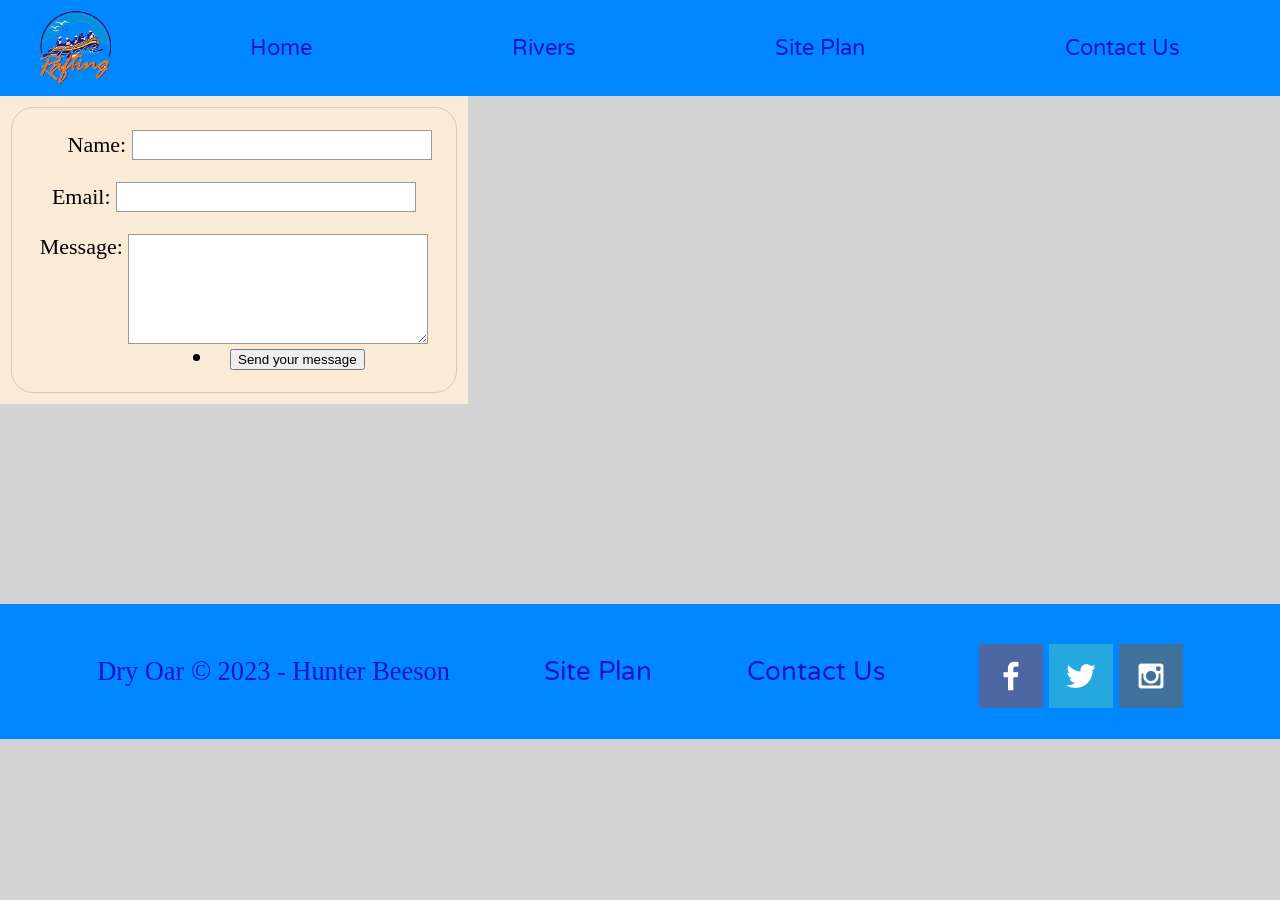
<file: WWR/contactus.html>
<!DOCTYPE html>
<html lang="en">
<head>
    <meta charset="UTF-8">
    <meta http-equiv="X-UA-Compatible" content="IE=edge">
    <meta name="viewport" content="width=device-width, initial-scale=1.0">
    <title>Whitewater Rafting | Dry Oar Boating | Contact Us</title>
    <link rel="stylesheet" href="./Styles/style.css">
</head>

<body>
    <div id="content">
        <header>
            <a id="logo_link" href="index.html">
                <img class ="logo" src="./Images/rafinglogo.png" alt="Dry Oar Logo">
            </a>
            <nav>
                <a href="index.html">Home</a>
                <a href="rivers_subpage.html">Rivers</a>
                <a href="site-plan-rafting.html">Site Plan</a>
                <a href="contactus.html">Contact Us</a>
            </nav>
        </header>

        <main>
            <div id="feedback">
                <form action="/my-handling-form-page" method="post">
                    <ul>
                        <li>
                            <lable for="name">Name:</lable>
                            <input type="text" id="name" name="user_name" />
                        </li>
                        <li>
                            <label for="mail">Email:</label>
                            <input type="email" id="mail" name="user_email" />
                        </li>
                        <li>
                            <label for="msg">Message:</label>
                            <textarea id="msg" name="user_message"></textarea>
                        </li>
                    </ul>
                    <li class="button">
                        <button type="submit">Send your message</button>
                    </li>
                </form>
            </div>
        </main>

        <footer>
            <p>Dry Oar &copy; 2023 - Hunter Beeson</p>
            <p><a href="site-plan-rafting.html">Site Plan</a></p>
            <p><a href="contactus.html">Contact Us</a></p>
            <div class="social">
                <a href="https://facebook.com" target="_blank">
                    <img src="./Images/facebook.png" alt="fb icon">
                </a>
                <a href="https://twitter.com" target="_blank">
                    <img src="./Images/twitter.png" alt="twitter icon">
                </a>
                <a href="https://instagram.com" target="_blank">
                    <img src="./Images/instagram.png" alt="instagram icon">
                </a>
            </div>
        </footer>
    </div>

    <script>
        // get the feedback div element so we can do something with it.
        const feedbackElement = document.getElementById('feedback');
        // get the form so we can read what was entered in it.
        const formElement = document.forms[0];
        // add a 'listener' to wait for a submission of our form. When that happens run the code below.
        formElement.addEventListener('submit', function(e) {
            // stop the form from doing the default action.
            e.preventDefault();
            // set the contents of our feedback element to a message letting the user know the form was submitted successfully. Notice that we pull the name that was entered in the form to personalize the message!
            feedbackElement.innerHTML = 'Hello '+ formElement.user_name.value +'! Thank you for your message. We will get back with you as soon as possible!';
            // make the feedback element visible.
            feedbackElement.style.display = "block";
            // add a class to move everything down so our message doesn't cover it.
            document.body.classList.toggle('moveDown');
        });
    </script>
</body>
</html>
</file>
<file: style.css>
a {
    display: block;
}
</file>
<file: casing_is_dumb/Styles/style.css>
@import url('https://fonts.googleapis.com/css2?family=Permanent+Marker&family=Varela+Round&display=swap');

div {
    max-width: 1600px;
}

#content {
    margin: 0 auto;
}

nav {
    display: flex;
    justify-content: space-around;
}

nav a {
    text-align: center;
    color: #1514CC;
    text-decoration: none;
    padding: 35px;
}

nav a:hover {
    color: #FF7D01;
}

#hero-msg h1, #hero-msg h4 {
    text-align: center;
    color: white;
}

#hero {
    display: grid;
    grid-template-columns: 1fr 3fr 1fr;
}

#hero-box {
    grid-column: 1/4;
    grid-row: 1/3;
}

#hero-msg {
    grid-column: 2/3;
    grid-row: 1/2;
}

#hero-img {
    width: 100%;
}

.button-box {
    text-align: center;
}

main {
    text-align: center;
    display: grid;
    grid-template-columns: repeat(10, 1fr);
}

#background {
    height: 725px;
    background-color: #FFA860;
    grid-column: 1/11;
    grid-row: 4/9;
}

body {
    background-color: lightgrey;
    font-size: 22px;
    margin: 0;
    padding: 0;
}

header {
    background-color: #0086FF;
    font-family: "Varela Round";
    display: grid;
    grid-template-columns: 150px auto;
}

.book, .join {
    background-color: #FF7D01;
    color: #1514CC;
    text-decoration: none;
    font-family: "Varela Round";
    font-size: 18px;
    padding: 15px 30px;
    margin-top: 50px;
    border-radius: 5px;
}

.book:hover, .join:hover {
    background-color: #FFA860;
    color: #0086FF;
}

.msg {
    background-color: #0086FF;
    font-family: "Varela Round";
    line-height: 1.5em;
    padding: 35px;
    grid-column: 6/10;
    grid-row: 6/7;
    box-shadow: 5px 5px 10px #6f7364;
}

.msg h2 {
    color: #1514CC;
    font-family: "Varela Round";
}

.msg p {
    color: #1514CC;
    font-family: "Varela Round";
    font-size: .8em;
    padding-bottom: 15px;
}
footer {
    background-color: #0086FF;
    color: #1514CC;
    padding: 25px 50px;
    margin-top: 200px;
    display: flex;
    justify-content: space-around;
    align-items: center;
}

footer p {
    font-size: 1.2em;
}

footer a {
    color: #1514CC;
    text-decoration: none;
    font-family: "Varela Round";
}

footer a:hover {
    color:#FF7D01;
}

footer .social img {
    padding-top: 15px;
}

.home-title {
    color: #1514CC;
    font-family: "Permanent Marker";
    font-size: 2em;
    margin-top: 10px;
}

h4 {
    color: #1514CC;
    font-family: "Varela Round";
}

h2 {
    font-family: "Permanent Marker";
    margin: 0;
}

.logo {
    width: 80px;
}

.icon {
    width: 80px;
    padding-top: 10px;
}

#logo_link {
    padding-top: 5px;
    justify-self: center;
    align-self: center;
}

.rivers-card, .camping-card, .rapids-card {
    margin: 200px 0;
    grid-row: 2/3;
}

.rivers-card {
    grid-column: 2/4;
}

.camping-card {
    grid-column: 5/7;
}

.rapids-card {
    grid-column: 8/10;
}

.card-img, .mountains {
    border: 10px solid #0086FF;
    width: 100%;
}

.mountains {
    grid-column: 2/7;
    grid-row: 5/8;
    width: 100%;
    box-shadow: 5px 5px 10px #6f7364;
}

main section img {
    box-sizing: border-box;
}

.card-img {
    border: 10px solid #d9c2a3;
    transition: transform .5s;
    box-shadow: 5px 5px 10px #6f7364;
}

.card-img:hover {
    opacity: .6;
    transform: scale(1.1);
}

@media screen and (max-width: 900px) {
    #hero, .home-grid {
        display: block;
        height: auto;
    }
    nav, footer {
        flex-direction: column;
    }
    nav a {
        display: block;
        padding: 15px;
    }
    #hero {
        margin-top: 0;
    }
    #hero-msg {
        margin-top: 0;
    }
    #hero-msg h4 {
        display: none;
    }
    .home-title {
        font-size: 25px;
        color: #6f7364;
    }
    .rivers-card, .camping-card, .rapids-card { 
        margin: 50px auto;
        width: 60%;
    }
    #background {
        display: none;
    }
    .mountains, .msg {
        width: 80%;
        display: block;
        margin: 0 auto;
    }
    footer {
        margin-top: 25px;
    }
}
</file>
<file: WWR/Styles/style.css>
@import url('https://fonts.googleapis.com/css2?family=Permanent+Marker&family=Varela+Round&display=swap');

div {
    max-width: 1600px;
}

#content {
    margin: 0 auto;
}

nav {
    display: flex;
    justify-content: space-around;
}

nav a {
    text-align: center;
    color: #1514CC;
    text-decoration: none;
    padding: 35px;
}

nav a:hover {
    color: #FF7D01;
}

#hero-msg h1, #hero-msg h4 {
    text-align: center;
    color: white;
}

#hero {
    display: grid;
    grid-template-columns: 1fr 3fr 1fr;
}

#hero-box {
    grid-column: 1/4;
    grid-row: 1/3;
}

#hero-msg {
    grid-column: 2/3;
    grid-row: 1/2;
}

#hero-img {
    width: 100%;
}

.button-box {
    text-align: center;
}

main {
    text-align: center;
    display: grid;
    grid-template-columns: repeat(10, 1fr);
}

#background {
    height: 725px;
    background-color: #FFA860;
    grid-column: 1/11;
    grid-row: 4/9;
}

body {
    background-color: lightgrey;
    font-size: 22px;
    margin: 0;
    padding: 0;
}

header {
    background-color: #0086FF;
    font-family: "Varela Round";
    display: grid;
    grid-template-columns: 150px auto;
}

.book, .join {
    background-color: #FF7D01;
    color: #1514CC;
    text-decoration: none;
    font-family: "Varela Round";
    font-size: 18px;
    padding: 15px 30px;
    margin-top: 50px;
    border-radius: 5px;
}

.book:hover, .join:hover {
    background-color: #FFA860;
    color: #0086FF;
}

.msg {
    background-color: #0086FF;
    font-family: "Varela Round";
    line-height: 1.5em;
    padding: 35px;
    grid-column: 6/10;
    grid-row: 6/7;
    box-shadow: 5px 5px 10px #6f7364;
}

.msg h2 {
    color: #1514CC;
    font-family: "Varela Round";
}

.msg p {
    color: #1514CC;
    font-family: "Varela Round";
    font-size: .8em;
    padding-bottom: 15px;
}
footer {
    background-color: #0086FF;
    color: #1514CC;
    padding: 25px 50px;
    margin-top: 200px;
    display: flex;
    justify-content: space-around;
    align-items: center;
}

footer p {
    font-size: 1.2em;
}

footer a {
    color: #1514CC;
    text-decoration: none;
    font-family: "Varela Round";
}

footer a:hover {
    color:#FF7D01;
}

footer .social img {
    padding-top: 15px;
}

.home-title {
    color: #1514CC;
    font-family: "Permanent Marker";
    font-size: 2em;
    margin-top: 10px;
}

h4 {
    color: #1514CC;
    font-family: "Varela Round";
}

h2 {
    font-family: "Permanent Marker";
    margin: 0;
}

.logo {
    width: 80px;
}

.icon {
    width: 80px;
    padding-top: 10px;
}

#logo_link {
    padding-top: 5px;
    justify-self: center;
    align-self: center;
}

.rivers-card, .camping-card, .rapids-card {
    margin: 200px 0;
    grid-row: 2/3;
}

.rivers-card {
    grid-column: 2/4;
}

.camping-card {
    grid-column: 5/7;
}

.rapids-card {
    grid-column: 8/10;
}

.card-img, .mountains {
    border: 10px solid #0086FF;
    width: 100%;
}

.mountains {
    grid-column: 2/7;
    grid-row: 5/8;
    width: 100%;
    box-shadow: 5px 5px 10px #6f7364;
}

main section img {
    box-sizing: border-box;
}

.card-img {
    border: 10px solid #d9c2a3;
    transition: transform .5s;
    box-shadow: 5px 5px 10px #6f7364;
}

.card-img:hover {
    opacity: .6;
    transform: scale(1.1);
}

.sub_grid {
    display: grid;
    grid-template-columns: repeat(10, 1fr);
    grid-template-rows: 1fr 3fr 2fr 3fr 2fr 3fr 2fr;
}

.river01_img, .river02_img, .river03_img {
    display: block;
    border: 10px solid #FF7D01;
    width: 100%;
    box-shadow: 5px 5px 10px #6f7364;
    margin: 50px;
    margin-bottom: 15px;
}

.river01_img {
    grid-column: 2/9;
    grid-row: 2/3;
}

.river02_img {
    grid-column: 2/9;
    grid-row: 4/5;
}

.river03_img {
    grid-column: 2/9;
    grid-row: 6/7;
}

.river01_msg, .river02_msg, .river03_msg {
    background-color: #0086FF;
    font-family: "Varela Round";
    line-height: 1.5em;
    padding: 35px;
    box-shadow: 5px 5px 10px #6f7364;
    grid-column: 2/10;
}

.river01_msg h2, .river02_msg h2, .river03_msg h2 {
    color: #1514CC;
    font-family: "Varela Round";
}

.river01_msg p, .river02_msg p, .river03_msg p {
    color: #1514CC;
    font-family: "Varela Round";
    font-size: .8em;
}

.title {
    font-family: "Permanent Marker";
    font-size: 50px;
    text-align: center;
    grid-row: 1/2;
    grid-column: 5/7;
    margin-top: 25px;
    margin-bottom: -25px;
}

form {
    margin: 0 auto;
    width: 400px;
    padding: 1em;
    border: 1px solid #ccc;
    border-radius: 1em;
}

ul {
    list-style: none;
    padding: 0;
    margin: 0;
}

form li + li {
    margin-top: 1em;
}

lable {
    display: inline-block;
    width: 90px;
    text-align: right;
}

input, textarea {
    font: 1em sans-serif;
    width: 300px;
    box-sizing: border-box;
    border: 1px solid #999;
}

input:focus, textarea:focus {
    border-color: #000;
}

textarea {
    vertical-align: top;
    height: 5em;
}

.button {
    padding-left: 90px;
}

button {
    margin-left: 0.5em;
}

#feedback {
    background-color: antiquewhite;
    position: relative;
    top: 0;
    left: 0;
    right: 0;
    padding: .5em;
    /* make this element invisible until we are ready for it */
    /* display: none; */
}
.moveDown {
    margin-top: 3em;
}

@media screen and (max-width: 900px) {
    #hero, .home-grid {
        display: block;
        height: auto;
    }
    nav, footer {
        flex-direction: column;
    }
    nav a {
        display: block;
        padding: 15px;
    }
    #hero {
        margin-top: 0;
    }
    #hero-msg {
        margin-top: 0;
    }
    #hero-msg h4 {
        display: none;
    }
    .home-title {
        font-size: 25px;
        color: #6f7364;
    }
    .rivers-card, .camping-card, .rapids-card { 
        margin: 50px auto;
        width: 60%;
    }
    #background {
        display: none;
    }
    .mountains, .msg {
        width: 80%;
        display: block;
        margin: 0 auto;
    }
    footer {
        margin-top: 25px;
    }
}
</file>
<file: positionstyles.css>
/* CSS - Name: "positionstyles.css" */
/* Activity 1 styles */
.content1 {
  /* This is the parent of the activity 1 boxes. */
  display: grid;
  grid-template-columns: 1fr 1fr;
  justify-items: center;
  grid-gap: 20px;
}
.red1 { 
  width: 100%; 
  height: 100px; 
  background-color: red;
  grid-column: 1/3;

} 
.green1 {
  width: 200px; 
  height: 200px; 
  background-color: green; 

} 
.yellow1 {
  width: 200px; 
  height: 200px; 
  background-color: gold; 
} 
.blue1 {
  width: 100%; 
  height: 100px; 
  background-color: blue;
  grid-column: 1/3;
} 
/* Activity 2 styles */ 
.content2 {
  /* This is the parent of the activity 2 boxes. */
  display: grid;
  grid-template-columns: 50px 50px 50px 50px 50px;
  grid-template-rows: 50px 50px 50px 50px 50px;
  
}
.red2 {
  width: 100px; 
  height: 100px; 
  background-color: red; 
} 
.green2 { 
  width: 100px; 
  height: 100px; 
  background-color: green;
  grid-column: 2/3;
  grid-row: 2/3;
} 
.yellow2 {
  width: 100px; 
  height: 100px; 
  background-color: gold; 
  grid-column: 3/4;
  grid-row: 3/4;
} 
.blue2 {
  width: 100px; 
  height: 100px; 
  background-color: blue; 
  grid-column: 4/5;
  grid-row: 4/5
} 
/* Activity 3 styles */ 
.content3 {
  /* This is the parent of the activity 3 boxes. */
  display: grid;
  grid-template-columns: 1fr 1fr;
  grid-column-gap: 75px;
}
.red3 {
  width: 100%; 
  height: 100px; 
  background-color: red;
  grid-column: 1/3;
} 
.green3 {
  width: 100%; 
  height: 150px; 
  background-color: green;
} 
.yellow3 {
  width: 100%; 
  height: 150px; 
  background-color: gold;
} 
.blue3 {
  width: 100%;
  height: 100px; 
  background-color: blue;
  grid-column: 1/3;
} 
/* Activity 4 styles */ 
.content4 {
  /* This is the parent of the activity 4 boxes. */
  height: 400px;
  display: grid;
  grid-template-columns: 1fr 1fr;
  grid-template-rows: 1fr 1fr 1fr;
}
.red4 {
  width: 100%; 
  height: 100%; 
  background-color: red;
  grid-row: 1/4;
} 
.green4 {
  width: 100%; 
  height: 100%; 
  background-color: green; 
  grid-row: 1/2;
} 
.yellow4 {
  width: 100%; 
  height: 100%; 
  background-color: gold;
  grid-row: 2/3;
} 
.blue4 {
  width: 100%; 
  height: 100%; 
  background-color: blue; 
  grid-row: 3/4;
} 
/* Activity 5 styles */ 
.content5 {
  /* This is the parent of the activity 5 boxes. */
  height: 400px;
}
.red5 { 
  width: 100%; 
  height: 100px; 
  background-color: red; 
} 
.green5 { 
  width: 200px; 
  height: 200px; 
  background-color: green; 
  float: left;
} 
.yellow5 {
  width: 100%; 
  height: 300px; 
  background-color: gold; 

} 
.blue5 {
  width: 100%; 
  height: 100px; 
  background-color: blue; 
} 
/* Activity 6 styles */ 
.content6 {
  /* This is the parent of the activity 6 boxes. */
  display: grid;
  grid-template-columns: repeat(6, 1fr);
  grid-template-rows: repeat(6, 1fr);
}
.red6 {
  width: 400px; 
  height: 200px; 
  background-color: red; 
  grid-column: 1/5;
  grid-row: 1/3;
} 
.green6 {
  width: 200px; 
  height: 200px; 
  background-color: green; 
  grid-column: 1/3;
  grid-row: 5/7;
  z-index: 1;
} 
.yellow6 {
  width: 200px;
  height: 400px; 
  background-color: gold; 
  grid-column: 5/7;
  grid-row: 3/7;
  z-index: 1;
} 
.blue6 {
  width: 400px; 
  height: 400px; 
  background-color: blue; 
  grid-column: 2/6;
  grid-row: 2/6;
} 


/* Do not make any changes below here */
.activity {
  width: 70%; 
  margin: 20px auto; 
  font-family: Arial, sans-serif; 
  border: 1px solid black; 
  padding: 10px; 
  clear:both; 
  overflow: auto;
} 

.hint {
  border: 1px solid grey;
  background: #e0e0e0;
  padding: .5em;
  position: relative;
  margin: 1em 0;
}
.hint h3 {
  margin: 0;
}
.hint:hover {
  background: #d0d0d0;
}
.hint > div {
  display: none;
}

.hint input[type=checkbox] {
  position: absolute;
  width: 100%;
  height: 100%;
  opacity: 0;
  z-index: 1;
  cursor: pointer;
}

.hint input[type=checkbox]:checked ~ div {
  display: block;
}

.hint i {
  position: absolute;
  transform: translate(-6px, 0);
  margin-top: 16px;
  right: 10px;
  top: -3px;
}
.hint i:before, .hint i:after {
  content: "";
  position: absolute;
  background-color: black;
  width: 3px;
  height: 9px;
}
.hint i:before {
  transform: translate(2px, 0) rotate(45deg);
}
.hint i:after {
  transform: translate(-2px, 0) rotate(-45deg);
}

.hint input[type=checkbox]:checked ~ i:before {
  transform: translate(-2px, 0) rotate(45deg);
}
.hint input[type=checkbox]:checked ~ i:after {
  transform: translate(2px, 0) rotate(-45deg);
}
.hint a {
  position: relative;
  z-index: 1;
}
</file>
<file: tomahawk-grill/styles/style.css>
@import url('https://fonts.googleapis.com/css2?family=Chakra+Petch:wght@600&family=Julee&display=swap');

:root {
    --primary-color: #44A6A6;
    --secondary-color: #F2C299;
    --accent1-color: #BF2E21;
    --accent2-color: #F2F2F2;
  
    --heading-font: Chakra Petch;
    --paragraph-font: Julee, Helvetica, sans-serif;
}

  /* -------------------- HOME PAGE ------------------------ */

.logo {
    width: 100px;
}

#logo_link {
    width: 100px;
}

#content {
    margin: 0 auto;
}

div {
    max-width: 1600px;
}

nav {
    display: flex;
    justify-content: left;
}

nav a {
    text-align: center;
    color: var(--accent2-color);
    text-decoration: none;
    font-size: 30px;
}

.header-text {
    margin-top: 10px;
    margin-left: 175px;
    margin-right: 75px;
    margin-bottom: 10px;
    padding: 25px;
}

.header-text:hover {
    background-color: var(--accent1-color);
}

nav a:hover {
    color: var(--accent2-color);
}

header {
    background-color: #44A6A6;
    font-family: var(--heading-font);
    margin-bottom: 25px;
}

.home_main, .menu_main {
    text-align: center;
}

body {
    margin: 0;
    background-color: var(--accent2-color);
}

.carousel-container {
    width: 1000px;
    margin: auto;
    position: relative;
    overflow: hidden;
    border: 10px solid var(--accent1-color);
    text-align: center;
}

.carousel-slide {
    display: flex;
}

.carousel_img {
    width: 100%;
}

#prevBtn {
    cursor: pointer;
    position: absolute;
    top: 50%;
    right: 89%;
    z-index: 10;
    transform: translate(-50%, -50%);
}

#nextBtn {
    cursor: pointer;
    position: absolute;
    top: 50%;
    left: 95%;
    z-index: 10;
    transform: translate(-50%, -50%);
}

i {
    font-size: 100px;
    color: var(--accent2-color);
    opacity: .6;
}

.title {
    font-family: var(--heading-font);
    font-size: 4em;
    color: var(--accent2-color);
}

.centered {
    position: absolute;
    top: 50%;
    left: 50%;
    z-index: 10;
    transform: translate(-50%, -50%);
}

.home-text {
    font-family: var(--paragraph-font);
    color: var(--accent1-color);
    font-size: 1.5em;
}

#background {
    height: max-content;
    background-color: var(--secondary-color);
    padding: 15px;
    padding-bottom: 35px;
    margin: 20px 40px;
}

.book {
    background-color: var(--accent1-color);
    color: var(--accent2-color);
    text-decoration: none;
    font-family: var(--heading-font);
    font-size: 18px;
    padding: 15px 30px;
    margin-top: 20px;
    border-radius: 5px;
}

footer {
    background-color: var(--primary-color);
    color: var(--accent2-color);
    padding: 25px 50px;
    margin-top: 25px;
    display: flex;
    justify-content: space-around;
    align-items: center;
}

footer p {
    font-size: 25px;
}

footer a {
    color: var(--accent2-color);
    font-family: var(--heading-font);
    text-decoration: none;
    padding: 30px;
}

footer a:hover {
    color: var(--accent2-color);
    background-color: var(--accent1-color);
}

.social-img {
    padding: 0;
}

/* -------------------- MENU PAGE -------------------- */

.heading {
    font-size: 50px;
    font-family: var(--heading-font);
    color: var(--accent1-color);
    background-color: var(--secondary-color);
    padding-left: 15px;
}

.entrees {
    display: flex;
    justify-content: center;
}

.sides {
    display: flex;
    justify-content: center;
}

.food-img {
    width: 300px;
    border: 10px solid var(--secondary-color);
    margin: 0px 50px;
}

.food-img:hover {
    border: 10px solid var(--accent1-color);
    opacity: .8;
    transform: scale(1.1);
}

.food-name {
    font-family: var(--heading-font);
    color: var(--primary-color);
}

.food-description {
    font-family: var(--paragraph-font);
    color: var(--accent1-color);
}


/* -------------------- SCHEDULE PAGE -------------------- */

.schedule-main {
    display: grid;
    grid-template-columns: 1fr 1fr;
}

.map-img {
    width: 500px;
    border: 5px solid var(--accent1-color);
    grid-column: 1/2;
    justify-self: center;
}

.schedule-text {
    grid-column: 2/3;
}

.schedule-list {
    font-family: var(--paragraph-font);
    padding-left: 15px;
}

.button-box2 {
    padding-top: 50px;
}

/* -------------------- CONTACT PAGE -------------------- */
        
.form-wrap {
    width: 320px; 
    /* background: var(--secondary-color);  */
    padding: 40px 20px; 
    box-sizing: border-box; 
    margin: 0 auto;
    border: 5px solid var(--secondary-color);
}

.info {
    text-align: center; 
    color: var(--accent1-color); 
    font-weight: normal; 
    margin-bottom: 20px;
}

input {
    width: 100%; 
    background: none; 
    border: 1px solid var(--primary-color); 
    border-radius: 3px; 
    padding: 6px 15px; 
    box-sizing: border-box; 
    margin-bottom: 20px; 
    font-size: 16px; 
    color: var(--primary-color);
}

input[type="message"] {
    height: 72px;
}

input[type="button"] { 
    background: var(--accent1-color); 
    border: 0; 
    cursor: pointer; 
    color: var(--accent2-color);
}
input[type="button"]:hover {
    background: var(--primary-color); 
    transition: .4s;
}

::placeholder {
    color: var(--primary-color);
}
</file>
<file: tomahawk-grill/styles/site_plan.css>
/* if you are using any Google fonts change the font names below to your fonts. 
Any spaces in your font name should be replaced with a +. 
Fonts are separated by a | */
@import url('https://fonts.googleapis.com/css?family=IM+Fell+French+Canon+SC|Lato');
@import url('https://fonts.googleapis.com/css2?family=Chakra+Petch:wght@600&family=Julee&display=swap');


:root {
  /* change the values below to your colors from your palette */
  --primary-color: #44A6A6;
  --secondary-color: #F2C299;
  --accent1-color: #BF2E21;
  --accent2-color: #F2F2F2;

  /* change the values below to your chosen font(s) */
  --heading-font: Chakra Petch;
  --paragraph-font: Julee, Helvetica, sans-serif;

  /* these colors below should be chosen from among your palette colors above */
  --headline-color-on-white: #BF2E21;  /* headlines on a white background */ 
  --headline-color-on-color: #F2F2F2; /* headlines on a colored background */ 
  --paragraph-color-on-white: #44A6A6; /* paragraph text on a white background */ 
  --paragraph-color-on-color: white; /* paragraph text on a colored background */ 
  --paragraph-background-color: #44A6A6;
  --nav-link-color: #F2F2F2;
  --nav-background-color: #BF2E21;
  --nav-hover-link-color: #BF2E21;
  --nav-hover-background-color: #F2C299;
}


/*  Look around below...but DON'T CHANGE ANYTHING! */

body {
  max-width: 1200px;
  margin: 0 auto;
  padding: 4em;
  font-size: 18px;
  text-align: center;
}
img {
  display: block;
  margin: 0 auto;
}
h1, h2, h3, h4, h5, h6 {
  font-family: var(--heading-font);
  color: var(--headline-color-on-white);
}
h2 {
  text-align: center;
}
hr {
  height: 3px;
  margin: 35px 0;
  background: var(--accent1-color);
}
header {
  padding: 1em;
  text-align: center;
  color: var(--headline-color-on-color);
  background-color: var(--paragraph-background-color);
}
header > h1, header > h2 {
  color: var(--headline-color-on-color);
}

p {
  font-family: var(--paragraph-font);
  color: var(--paragraph-color-on-white);
  padding: 1em;
}
.colors {
  width: 100%;
  min-width: 350px;
  margin: 30px auto;
  text-align: center;
}
.colors th {
  background-color: #999;
}
.colors td{
  width: 25%;
  height: 3em;
}

.primary {
  background-color: var(--primary-color);
}
.secondary {
  background-color: var(--secondary-color);
}
.accent1 {
  background-color: var(--accent1-color);
}
.accent2{
  background-color: var(--accent2-color);
}

p.colored {
  background-color: var(--paragraph-background-color);
  color: var(--paragraph-color-on-color);
}

nav {
  background-color: var(--nav-background-color);
  line-height: 3em;
  text-align: center;
  font-size: 1.2em;
}
nav  {
  list-style-type: none;
  display: flex;

}
nav a {
  padding:1em;
  min-width: 120px;
  text-decoration: none;
  padding: 10px;

}
nav a:link, nav a:visited {
  color: var(--nav-link-color);
}
nav a:hover {
  color: var(--nav-hover-link-color);
  background-color: var(--nav-hover-background-color);
}

.sitemap {
  display: grid;
  justify-content: center;

  grid-template-columns: repeat(6, 15%);
  grid-template-rows: 3em 1.5em 1.5em 3em;
  grid-template-areas: ". . home home . ."
    ". . . top . ."
    ". left left right right ."
    "page2 page2 . . page3 page3";
}
.sitemap > div {

  text-align: center;

}
.sm-home {
  grid-area: home;
  background-color: #ccc;
  line-height: 3em;
}
.sm-page2 {
  grid-area: page2;
  background-color: #ccc;
  line-height: 3em;
}
.sm-page3 {
  grid-area: page3;
  background-color: #ccc;
  line-height: 3em;
}

.top {
  grid-area: top;
  border-left: 1px solid;
}

.left {
  grid-area: left;
  border-top: 1px solid;
  border-left: 1px solid;
}

.right {
  grid-area: right;
  border-top: 1px solid;
  border-right: 1px solid;
}

.logo {
  width: 200px;
  height: 200px;
}

.menu_img {
  display: inline;
  width: 300px;
  height: 300px;
}

.home_img {
  display: inline;
  width: 500px;
  height: 300px;
}

.schedule_img {
  width: 300px;
  height: 300px;
}
</file>
